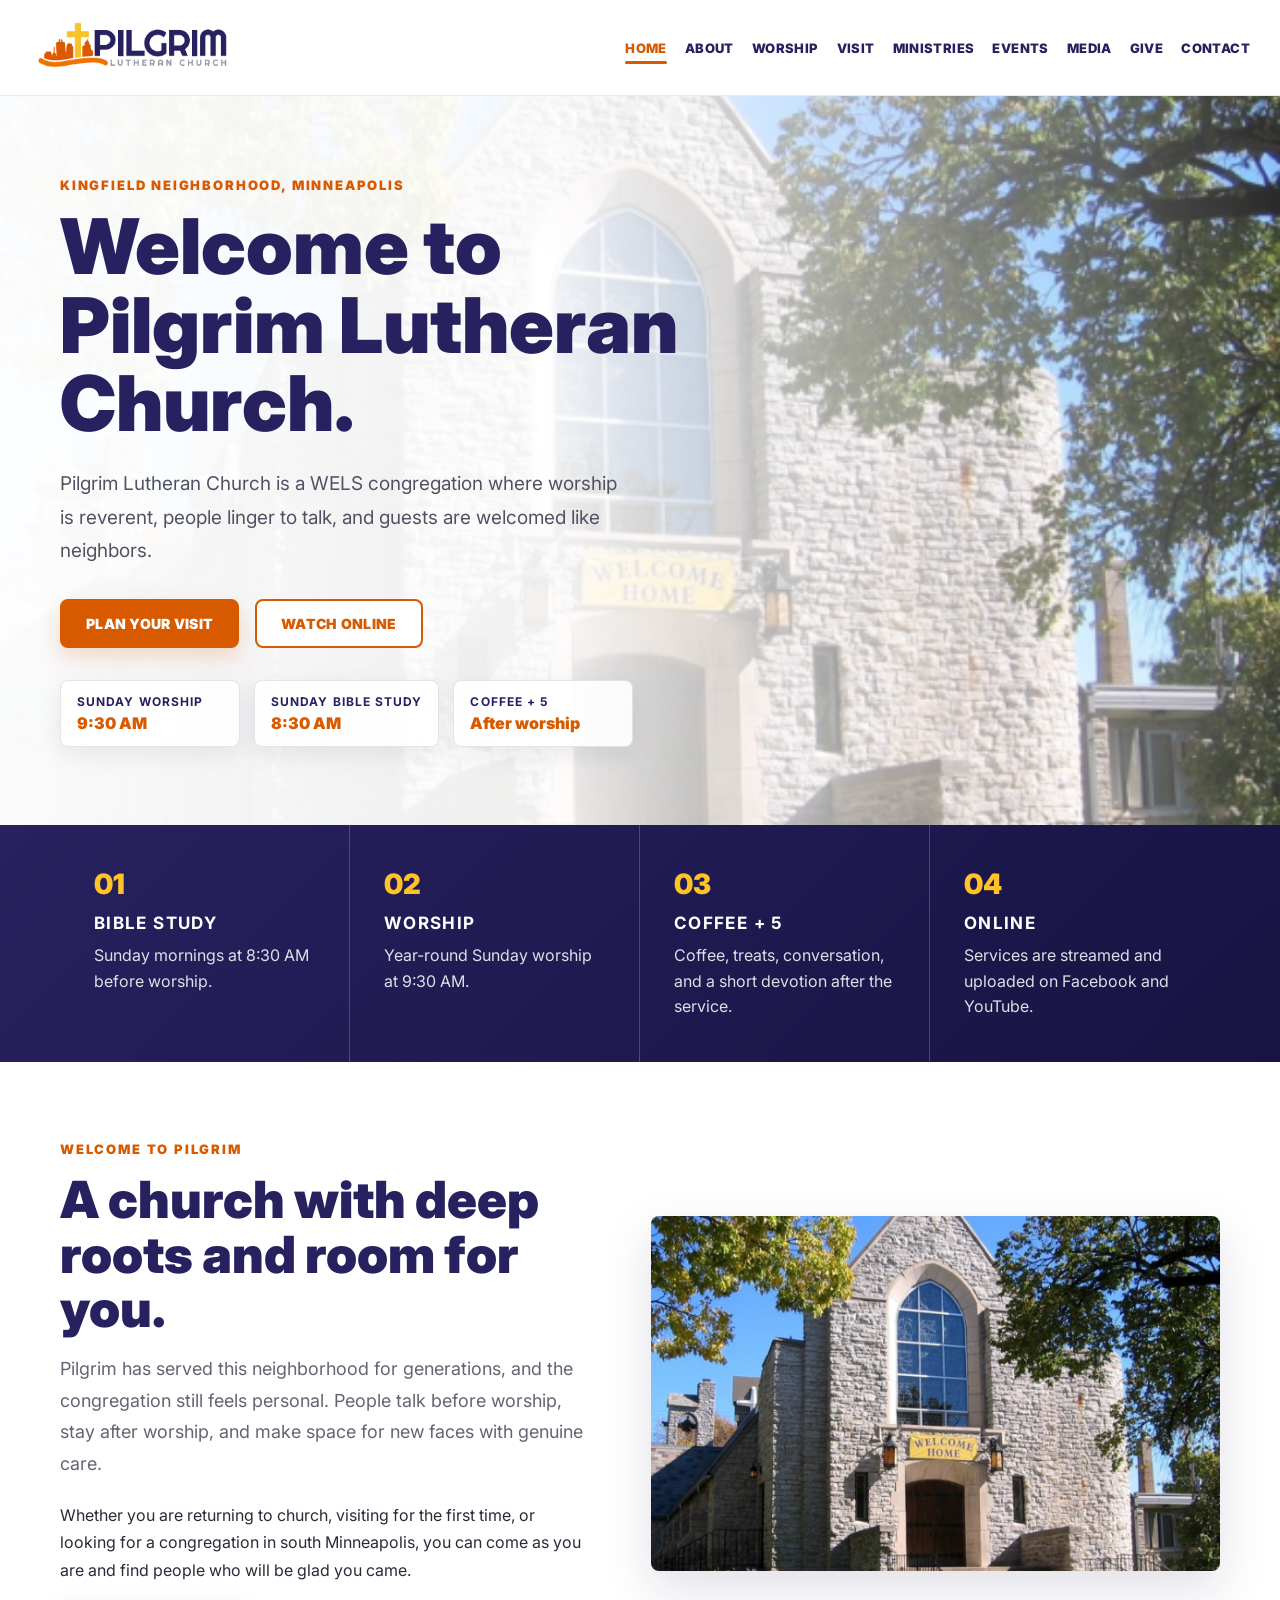
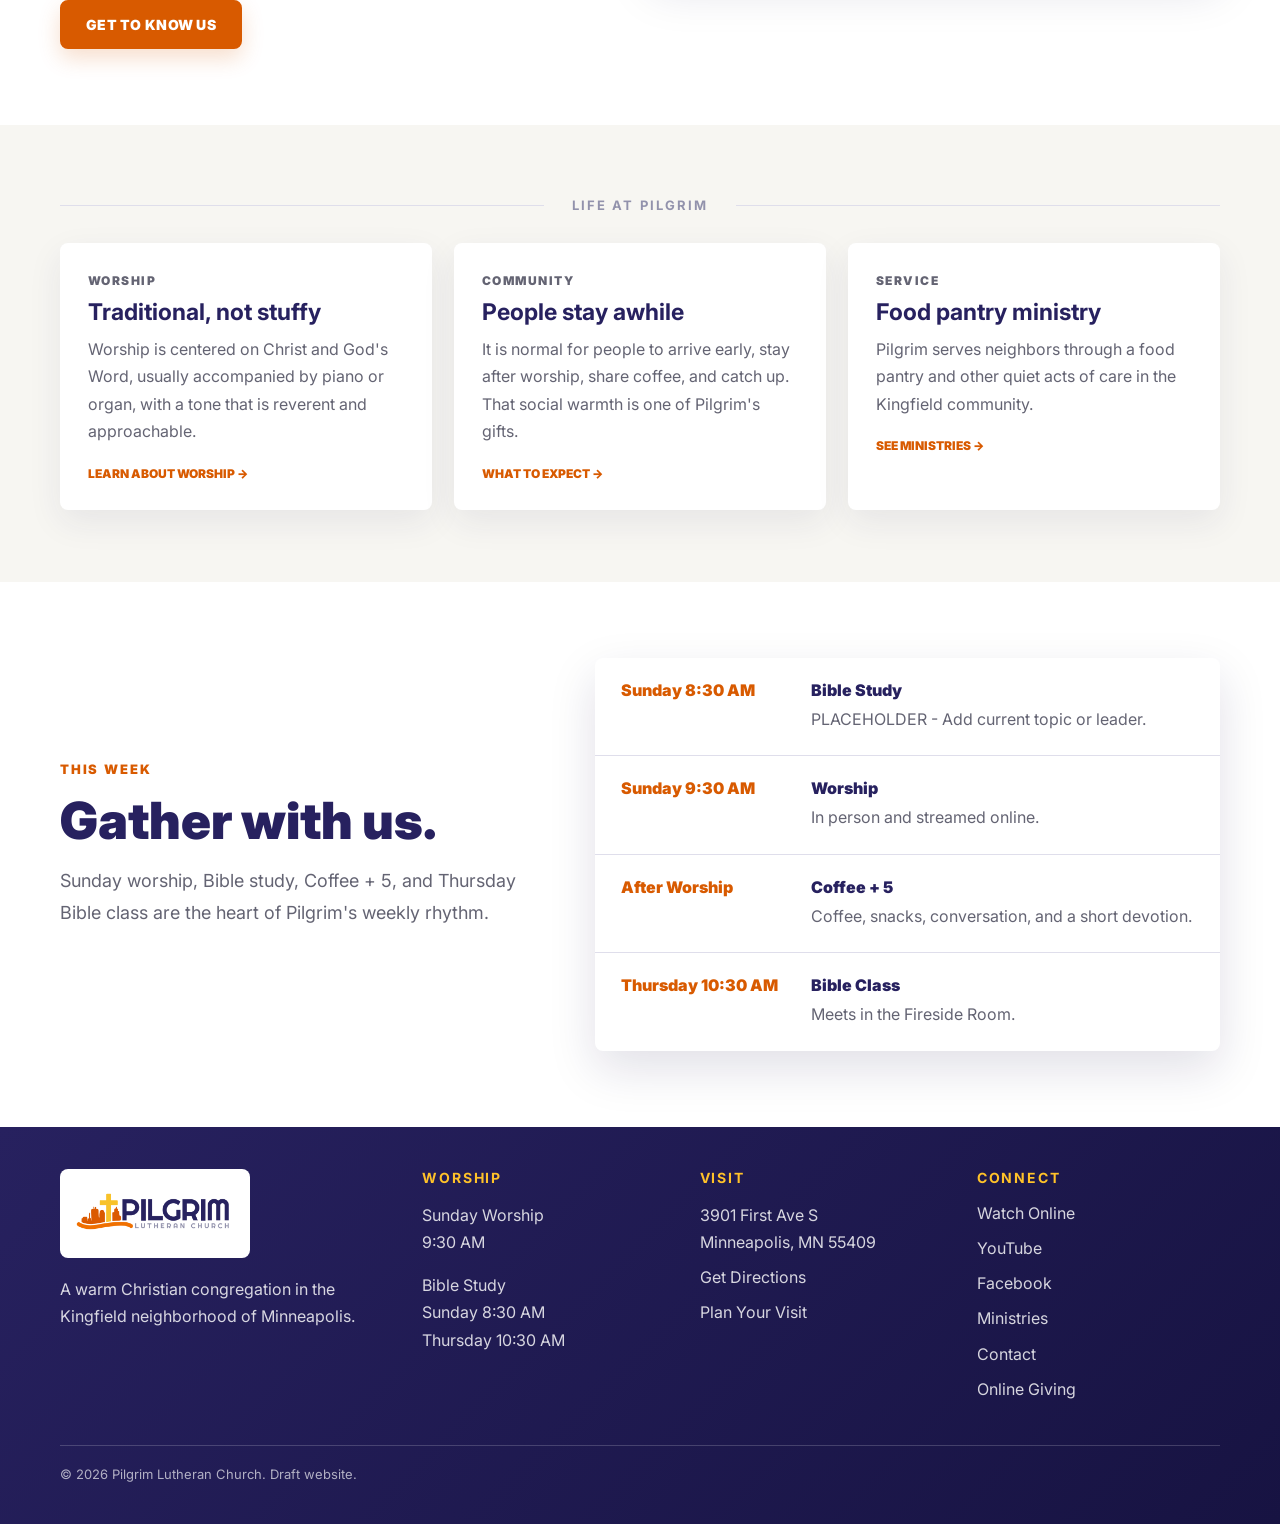
<file: index.html>
<!DOCTYPE html>
<html lang="en">
<head>
  <meta charset="UTF-8" />
  <meta name="viewport" content="width=device-width, initial-scale=1.0" />
  <title>Home | Pilgrim Lutheran Church</title>
  <link rel="preconnect" href="https://fonts.googleapis.com">
  <link rel="preconnect" href="https://fonts.gstatic.com" crossorigin>
  <link href="https://fonts.googleapis.com/css2?family=Inter:wght@400;500;700;800;900&amp;display=swap" rel="stylesheet">
  <link rel="stylesheet" href="styles.css" />
</head>
<body>
<header class="site-header">
  <div class="header-inner">
    <a class="logo" href="index.html" aria-label="Pilgrim Lutheran Church home">
      <img src="assets/pilgrim-logo-horizontal.png" alt="Pilgrim Lutheran Church">
    </a>
    <button class="mobile-toggle" aria-expanded="false" aria-label="Open menu"><span></span><span></span><span></span></button>
    <nav class="main-nav">
      <a class="active" href="index.html">Home</a>
      <a href="about.html">About</a>
      <a href="worship.html">Worship</a>
      <a href="visit.html">Visit</a>
      <a href="ministries.html">Ministries</a>
      <a href="events.html">Events</a>
      <a href="media.html">Media</a>
      <a href="give.html">Give</a>
      <a href="contact.html">Contact</a>
    </nav>
  </div>
</header>
<main>
  <section class="hero">
    <div class="hero-content">
      <p class="eyebrow">Kingfield Neighborhood, Minneapolis</p>
      <h1>Welcome to Pilgrim Lutheran Church.</h1>
      <p>Pilgrim Lutheran Church is a WELS congregation where worship is reverent, people linger to talk, and guests are welcomed like neighbors.</p>
      <div class="hero-actions">
        <a class="btn" href="visit.html">Plan Your Visit</a>
        <a class="btn outline" href="media.html">Watch Online</a>
      </div>
      <div class="quick-info">
        <div class="quick-pill"><strong>Sunday Worship</strong><span>9:30 AM</span></div>
        <div class="quick-pill"><strong>Sunday Bible Study</strong><span>8:30 AM</span></div>
        <div class="quick-pill"><strong>Coffee + 5</strong><span>After worship</span></div>
      </div>
    </div>
  </section>

  <section class="feature-strip" aria-label="Sunday schedule">
    <div class="container feature-grid">
      <article class="feature">
        <span>01</span>
        <h2>Bible Study</h2>
        <p>Sunday mornings at 8:30 AM before worship.</p>
      </article>
      <article class="feature">
        <span>02</span>
        <h2>Worship</h2>
        <p>Year-round Sunday worship at 9:30 AM.</p>
      </article>
      <article class="feature">
        <span>03</span>
        <h2>Coffee + 5</h2>
        <p>Coffee, treats, conversation, and a short devotion after the service.</p>
      </article>
      <article class="feature">
        <span>04</span>
        <h2>Online</h2>
        <p>Services are streamed and uploaded on Facebook and YouTube.</p>
      </article>
    </div>
  </section>

  <section class="container split">
    <div>
      <p class="eyebrow">Welcome to Pilgrim</p>
      <h2 class="section-title">A church with deep roots and room for you.</h2>
      <p class="lead">Pilgrim has served this neighborhood for generations, and the congregation still feels personal. People talk before worship, stay after worship, and make space for new faces with genuine care.</p>
      <p>Whether you are returning to church, visiting for the first time, or looking for a congregation in south Minneapolis, you can come as you are and find people who will be glad you came.</p>
      <a class="btn" href="about.html">Get to Know Us</a>
    </div>
    <div class="photo-card"><img src="assets/pilgrim-church.jpg" alt="Pilgrim Lutheran Church building"></div>
  </section>

  <section class="content-section alt">
    <div class="container">
      <div class="section-heading"><span></span><h2>Life at Pilgrim</h2><span></span></div>
      <div class="card-grid">
        <article class="card">
          <p class="date">Worship</p>
          <h3>Traditional, not stuffy</h3>
          <p>Worship is centered on Christ and God's Word, usually accompanied by piano or organ, with a tone that is reverent and approachable.</p>
          <a href="worship.html">Learn about worship &rarr;</a>
        </article>
        <article class="card">
          <p class="date">Community</p>
          <h3>People stay awhile</h3>
          <p>It is normal for people to arrive early, stay after worship, share coffee, and catch up. That social warmth is one of Pilgrim's gifts.</p>
          <a href="visit.html">What to expect &rarr;</a>
        </article>
        <article class="card">
          <p class="date">Service</p>
          <h3>Food pantry ministry</h3>
          <p>Pilgrim serves neighbors through a food pantry and other quiet acts of care in the Kingfield community.</p>
          <a href="ministries.html">See ministries &rarr;</a>
        </article>
      </div>
    </div>
  </section>

  <section class="container split reverse">
    <div>
      <p class="eyebrow">This Week</p>
      <h2 class="section-title">Gather with us.</h2>
      <p class="lead">Sunday worship, Bible study, Coffee + 5, and Thursday Bible class are the heart of Pilgrim's weekly rhythm.</p>
    </div>
    <div class="schedule">
      <div class="schedule-row"><div class="schedule-time">Sunday 8:30 AM</div><div><div class="schedule-title">Bible Study</div><p>PLACEHOLDER - Add current topic or leader.</p></div></div>
      <div class="schedule-row"><div class="schedule-time">Sunday 9:30 AM</div><div><div class="schedule-title">Worship</div><p>In person and streamed online.</p></div></div>
      <div class="schedule-row"><div class="schedule-time">After Worship</div><div><div class="schedule-title">Coffee + 5</div><p>Coffee, snacks, conversation, and a short devotion.</p></div></div>
      <div class="schedule-row"><div class="schedule-time">Thursday 10:30 AM</div><div><div class="schedule-title">Bible Class</div><p>Meets in the Fireside Room.</p></div></div>
    </div>
  </section>
</main>
<footer class="site-footer">
  <div class="container">
    <div class="footer-grid">
      <div>
        <img class="footer-logo" src="assets/pilgrim-logo-horizontal.png" alt="Pilgrim Lutheran Church">
        <p>A warm Christian congregation in the Kingfield neighborhood of Minneapolis.</p>
      </div>
      <div>
        <h3>Worship</h3>
        <p>Sunday Worship<br>9:30 AM</p>
        <p>Bible Study<br>Sunday 8:30 AM<br>Thursday 10:30 AM</p>
      </div>
      <div>
        <h3>Visit</h3>
        <p>3901 First Ave S<br>Minneapolis, MN 55409</p>
        <a href="https://www.google.com/maps/dir/?api=1&amp;destination=3901%20First%20Ave%20S%2C%20Minneapolis%2C%20MN%2055409" target="_blank" rel="noopener noreferrer">Get Directions</a>
        <a href="visit.html">Plan Your Visit</a>
      </div>
      <div>
        <h3>Connect</h3>
        <a href="media.html">Watch Online</a><a href="https://www.youtube.com/@pilgrimminneapolis7639" target="_blank" rel="noopener noreferrer">YouTube</a><a href="https://www.facebook.com/pilgrimminneapolis/" target="_blank" rel="noopener noreferrer">Facebook</a>
        <a href="ministries.html">Ministries</a>
        <a href="contact.html">Contact</a>
        <a href="give.html">Online Giving</a>
      </div>
    </div>
    <div class="footer-bottom">&copy; 2026 Pilgrim Lutheran Church. Draft website.</div>
  </div>
</footer>
<script src="script.js"></script>
</body>
</html>
</file>
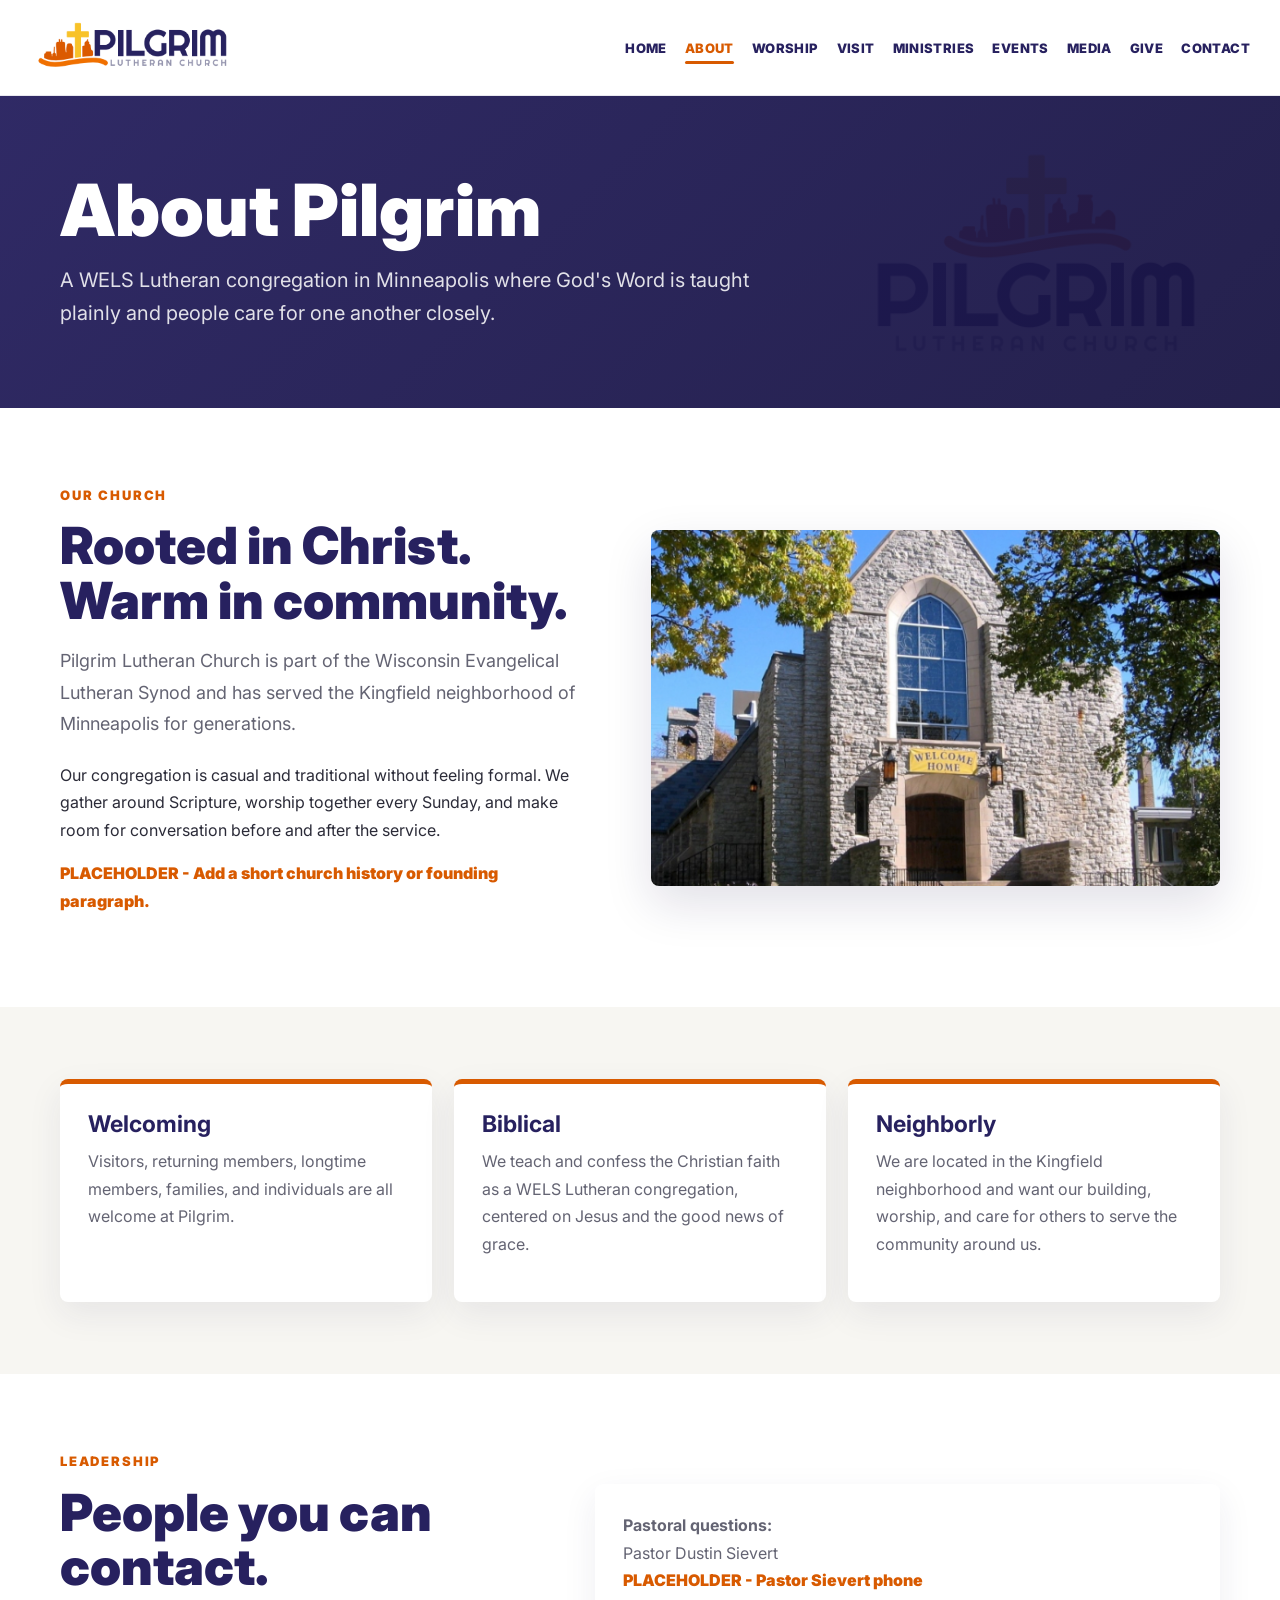
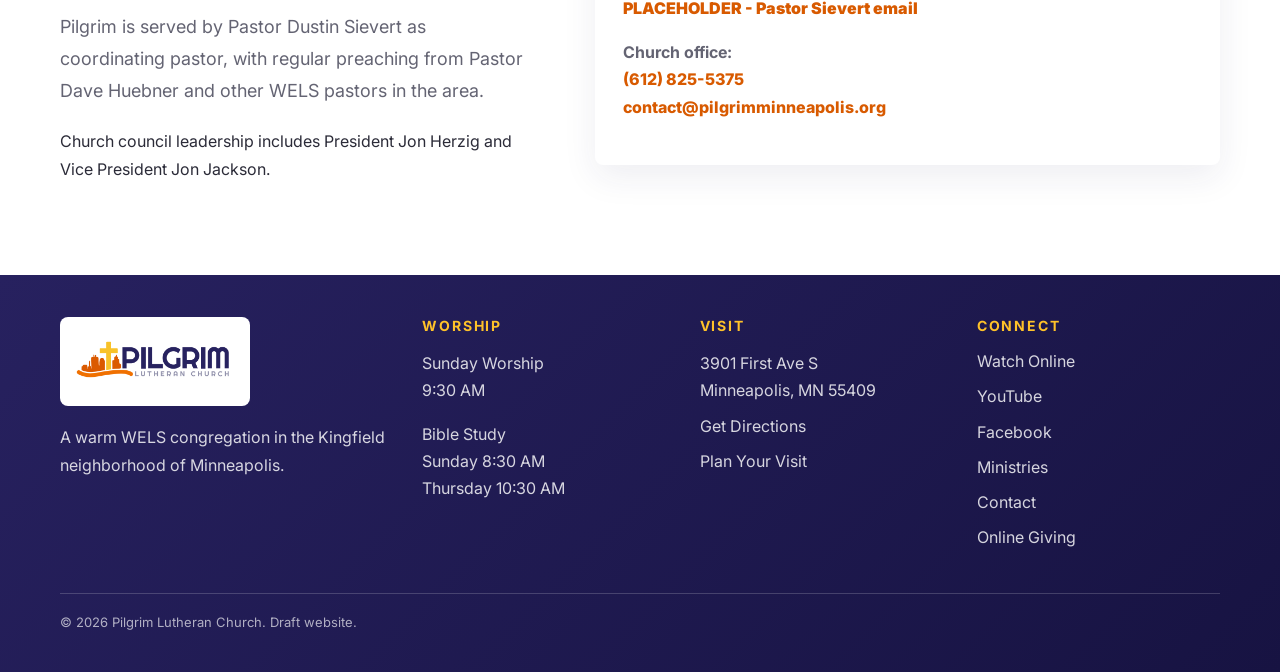
<file: about.html>
<!DOCTYPE html>
<html lang="en">
<head>
  <meta charset="UTF-8" />
  <meta name="viewport" content="width=device-width, initial-scale=1.0" />
  <title>About | Pilgrim Lutheran Church</title>
  <link rel="preconnect" href="https://fonts.googleapis.com">
  <link rel="preconnect" href="https://fonts.gstatic.com" crossorigin>
  <link href="https://fonts.googleapis.com/css2?family=Inter:wght@400;500;700;800;900&amp;display=swap" rel="stylesheet">
  <link rel="stylesheet" href="styles.css" />
</head>
<body>
<header class="site-header">
  <div class="header-inner">
    <a class="logo" href="index.html" aria-label="Pilgrim Lutheran Church home"><img src="assets/pilgrim-logo-horizontal.png" alt="Pilgrim Lutheran Church"></a>
    <button class="mobile-toggle" aria-expanded="false" aria-label="Open menu"><span></span><span></span><span></span></button>
    <nav class="main-nav">
      <a href="index.html">Home</a>
      <a class="active" href="about.html">About</a>
      <a href="worship.html">Worship</a>
      <a href="visit.html">Visit</a>
      <a href="ministries.html">Ministries</a>
      <a href="events.html">Events</a>
      <a href="media.html">Media</a>
      <a href="give.html">Give</a>
      <a href="contact.html">Contact</a>
    </nav>
  </div>
</header>
<main>
  <section class="page-hero"><div class="container"><h1>About Pilgrim</h1><p>A WELS Lutheran congregation in Minneapolis where God's Word is taught plainly and people care for one another closely.</p></div></section>
  <section class="container split">
    <div>
      <p class="eyebrow">Our Church</p>
      <h2 class="section-title">Rooted in Christ. Warm in community.</h2>
      <p class="lead">Pilgrim Lutheran Church is part of the Wisconsin Evangelical Lutheran Synod and has served the Kingfield neighborhood of Minneapolis for generations.</p>
      <p>Our congregation is casual and traditional without feeling formal. We gather around Scripture, worship together every Sunday, and make room for conversation before and after the service.</p>
      <p class="placeholder">PLACEHOLDER - Add a short church history or founding paragraph.</p>
    </div>
    <div class="photo-card"><img src="assets/pilgrim-church.jpg" alt="Pilgrim Lutheran Church exterior"></div>
  </section>
  <section class="content-section alt">
    <div class="container info-grid">
      <article class="info-card"><h3>Welcoming</h3><p>Visitors, returning members, longtime members, families, and individuals are all welcome at Pilgrim.</p></article>
      <article class="info-card"><h3>Biblical</h3><p>We teach and confess the Christian faith as a WELS Lutheran congregation, centered on Jesus and the good news of grace.</p></article>
      <article class="info-card"><h3>Neighborly</h3><p>We are located in the Kingfield neighborhood and want our building, worship, and care for others to serve the community around us.</p></article>
    </div>
  </section>
  <section class="container split reverse">
    <div>
      <p class="eyebrow">Leadership</p>
      <h2 class="section-title">People you can contact.</h2>
      <p class="lead">Pilgrim is served by Pastor Dustin Sievert as coordinating pastor, with regular preaching from Pastor Dave Huebner and other WELS pastors in the area.</p>
      <p>Church council leadership includes President Jon Herzig and Vice President Jon Jackson.</p>
    </div>
    <div class="contact-panel">
      <p><strong>Pastoral questions:</strong><br>Pastor Dustin Sievert<br><span class="placeholder">PLACEHOLDER - Pastor Sievert phone</span><br><span class="placeholder">PLACEHOLDER - Pastor Sievert email</span></p>
      <p><strong>Church office:</strong><br><a href="tel:+16128255375">(612) 825-5375</a><br><a href="mailto:contact@pilgrimminneapolis.org">contact@pilgrimminneapolis.org</a></p>
    </div>
  </section>
</main>
<footer class="site-footer">
  <div class="container">
    <div class="footer-grid">
      <div><img class="footer-logo" src="assets/pilgrim-logo-horizontal.png" alt="Pilgrim Lutheran Church"><p>A warm WELS congregation in the Kingfield neighborhood of Minneapolis.</p></div>
      <div><h3>Worship</h3><p>Sunday Worship<br>9:30 AM</p><p>Bible Study<br>Sunday 8:30 AM<br>Thursday 10:30 AM</p></div>
      <div><h3>Visit</h3><p>3901 First Ave S<br>Minneapolis, MN 55409</p><a href="https://www.google.com/maps/dir/?api=1&amp;destination=3901%20First%20Ave%20S%2C%20Minneapolis%2C%20MN%2055409" target="_blank" rel="noopener noreferrer">Get Directions</a><a href="visit.html">Plan Your Visit</a></div>
      <div><h3>Connect</h3><a href="media.html">Watch Online</a><a href="https://www.youtube.com/@pilgrimminneapolis7639" target="_blank" rel="noopener noreferrer">YouTube</a><a href="https://www.facebook.com/pilgrimminneapolis/" target="_blank" rel="noopener noreferrer">Facebook</a><a href="ministries.html">Ministries</a><a href="contact.html">Contact</a><a href="give.html">Online Giving</a></div>
    </div>
    <div class="footer-bottom">&copy; 2026 Pilgrim Lutheran Church. Draft website.</div>
  </div>
</footer>
<script src="script.js"></script>
</body>
</html>
</file>
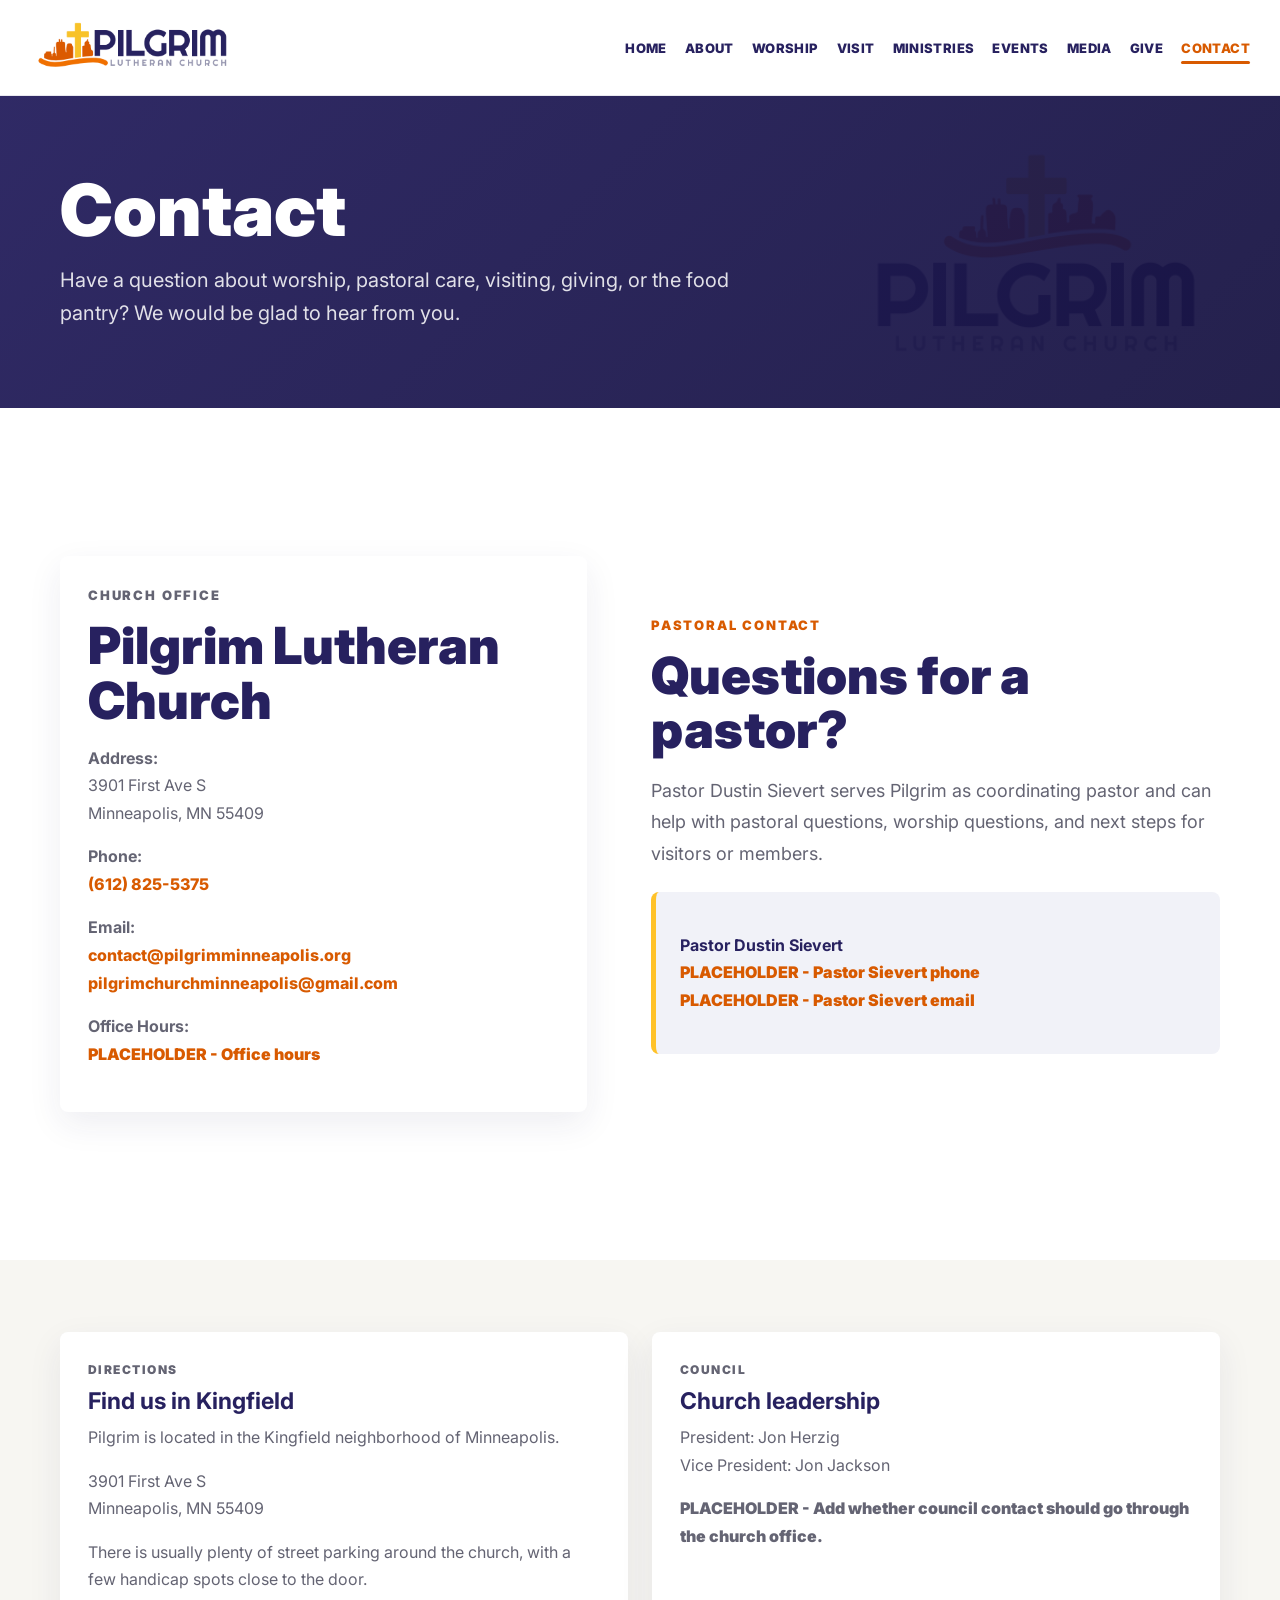
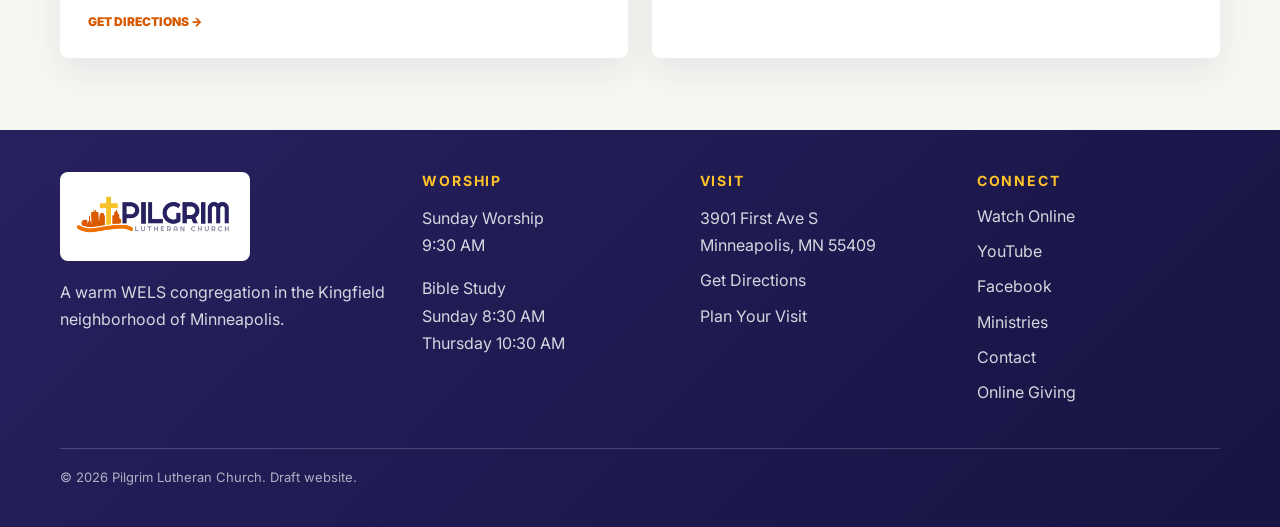
<file: contact.html>
<!DOCTYPE html>
<html lang="en">
<head>
  <meta charset="UTF-8" />
  <meta name="viewport" content="width=device-width, initial-scale=1.0" />
  <title>Contact | Pilgrim Lutheran Church</title>
  <link rel="preconnect" href="https://fonts.googleapis.com">
  <link rel="preconnect" href="https://fonts.gstatic.com" crossorigin>
  <link href="https://fonts.googleapis.com/css2?family=Inter:wght@400;500;700;800;900&amp;display=swap" rel="stylesheet">
  <link rel="stylesheet" href="styles.css" />
</head>
<body>
<header class="site-header">
  <div class="header-inner">
    <a class="logo" href="index.html" aria-label="Pilgrim Lutheran Church home"><img src="assets/pilgrim-logo-horizontal.png" alt="Pilgrim Lutheran Church"></a>
    <button class="mobile-toggle" aria-expanded="false" aria-label="Open menu"><span></span><span></span><span></span></button>
    <nav class="main-nav">
      <a href="index.html">Home</a>
      <a href="about.html">About</a>
      <a href="worship.html">Worship</a>
      <a href="visit.html">Visit</a>
      <a href="ministries.html">Ministries</a>
      <a href="events.html">Events</a>
      <a href="media.html">Media</a>
      <a href="give.html">Give</a>
      <a class="active" href="contact.html">Contact</a>
    </nav>
  </div>
</header>
<main>
  <section class="page-hero"><div class="container"><h1>Contact</h1><p>Have a question about worship, pastoral care, visiting, giving, or the food pantry? We would be glad to hear from you.</p></div></section>
  <section class="content-section">
    <div class="container split">
      <div class="contact-panel">
        <p class="eyebrow">Church Office</p>
        <h2 class="section-title">Pilgrim Lutheran Church</h2>
        <p><strong>Address:</strong><br>3901 First Ave S<br>Minneapolis, MN 55409</p>
        <p><strong>Phone:</strong><br><a href="tel:+16128255375">(612) 825-5375</a></p>
        <p><strong>Email:</strong><br><a href="mailto:contact@pilgrimminneapolis.org">contact@pilgrimminneapolis.org</a><br><a href="mailto:pilgrimchurchminneapolis@gmail.com">pilgrimchurchminneapolis@gmail.com</a></p>
        <p><strong>Office Hours:</strong><br><span class="placeholder">PLACEHOLDER - Office hours</span></p>
      </div>
      <div>
        <p class="eyebrow">Pastoral Contact</p>
        <h2 class="section-title">Questions for a pastor?</h2>
        <p class="lead">Pastor Dustin Sievert serves Pilgrim as coordinating pastor and can help with pastoral questions, worship questions, and next steps for visitors or members.</p>
        <div class="notice">
          <p><strong>Pastor Dustin Sievert</strong><br><span class="placeholder">PLACEHOLDER - Pastor Sievert phone</span><br><span class="placeholder">PLACEHOLDER - Pastor Sievert email</span></p>
        </div>
      </div>
    </div>
  </section>
  <section class="content-section alt">
    <div class="container two-grid">
      <article class="card">
        <p class="date">Directions</p>
        <h3>Find us in Kingfield</h3>
        <p>Pilgrim is located in the Kingfield neighborhood of Minneapolis.</p>
        <p>3901 First Ave S<br>Minneapolis, MN 55409</p>
        <p>There is usually plenty of street parking around the church, with a few handicap spots close to the door.</p>
        <a href="https://www.google.com/maps/dir/?api=1&amp;destination=3901%20First%20Ave%20S%2C%20Minneapolis%2C%20MN%2055409" target="_blank" rel="noopener noreferrer">Get Directions &rarr;</a>
      </article>
      <article class="card">
        <p class="date">Council</p>
        <h3>Church leadership</h3>
        <p>President: Jon Herzig<br>Vice President: Jon Jackson</p>
        <p class="placeholder">PLACEHOLDER - Add whether council contact should go through the church office.</p>
      </article>
    </div>
  </section>
</main>
<footer class="site-footer">
  <div class="container">
    <div class="footer-grid">
      <div><img class="footer-logo" src="assets/pilgrim-logo-horizontal.png" alt="Pilgrim Lutheran Church"><p>A warm WELS congregation in the Kingfield neighborhood of Minneapolis.</p></div>
      <div><h3>Worship</h3><p>Sunday Worship<br>9:30 AM</p><p>Bible Study<br>Sunday 8:30 AM<br>Thursday 10:30 AM</p></div>
      <div><h3>Visit</h3><p>3901 First Ave S<br>Minneapolis, MN 55409</p><a href="https://www.google.com/maps/dir/?api=1&amp;destination=3901%20First%20Ave%20S%2C%20Minneapolis%2C%20MN%2055409" target="_blank" rel="noopener noreferrer">Get Directions</a><a href="visit.html">Plan Your Visit</a></div>
      <div><h3>Connect</h3><a href="media.html">Watch Online</a><a href="https://www.youtube.com/@pilgrimminneapolis7639" target="_blank" rel="noopener noreferrer">YouTube</a><a href="https://www.facebook.com/pilgrimminneapolis/" target="_blank" rel="noopener noreferrer">Facebook</a><a href="ministries.html">Ministries</a><a href="contact.html">Contact</a><a href="give.html">Online Giving</a></div>
    </div>
    <div class="footer-bottom">&copy; 2026 Pilgrim Lutheran Church. Draft website.</div>
  </div>
</footer>
<script src="script.js"></script>
</body>
</html>
</file>
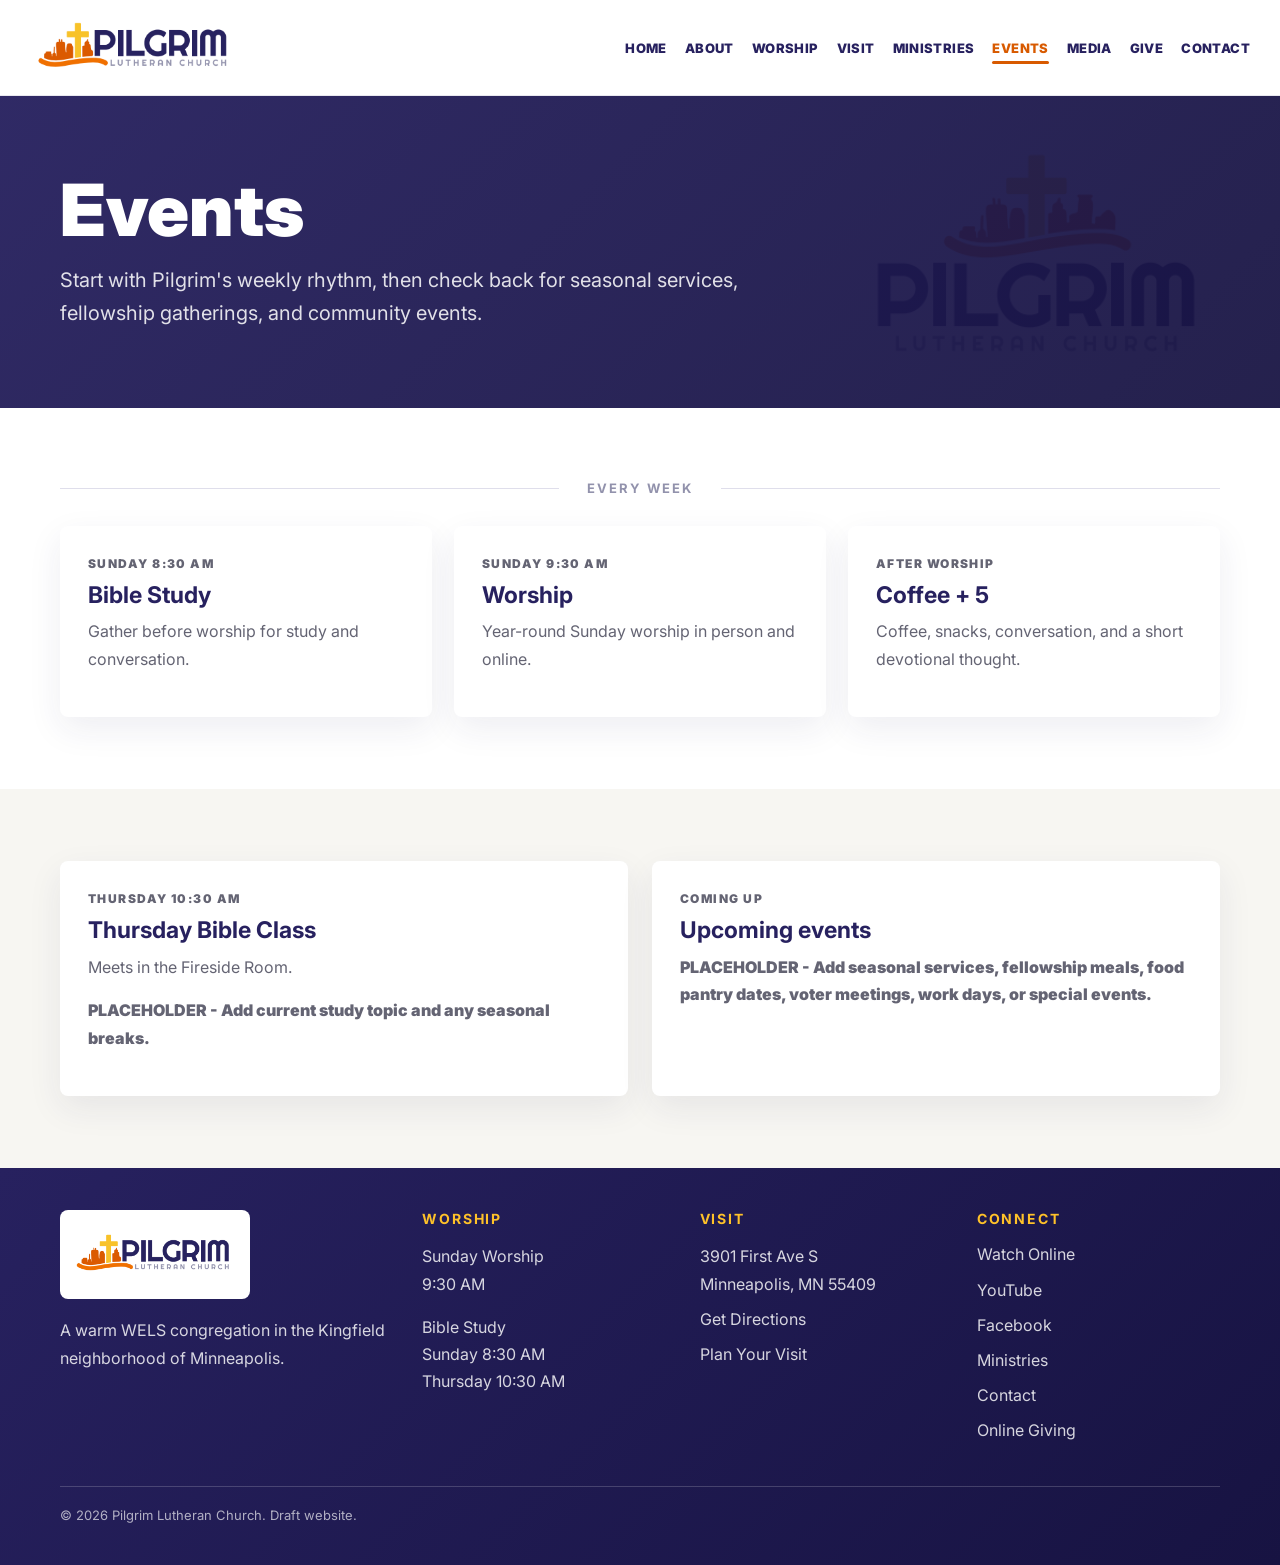
<file: events.html>
<!DOCTYPE html>
<html lang="en">
<head>
  <meta charset="UTF-8" />
  <meta name="viewport" content="width=device-width, initial-scale=1.0" />
  <title>Events | Pilgrim Lutheran Church</title>
  <link rel="preconnect" href="https://fonts.googleapis.com">
  <link rel="preconnect" href="https://fonts.gstatic.com" crossorigin>
  <link href="https://fonts.googleapis.com/css2?family=Inter:wght@400;500;700;800;900&amp;display=swap" rel="stylesheet">
  <link rel="stylesheet" href="styles.css" />
</head>
<body>
<header class="site-header">
  <div class="header-inner">
    <a class="logo" href="index.html" aria-label="Pilgrim Lutheran Church home"><img src="assets/pilgrim-logo-horizontal.png" alt="Pilgrim Lutheran Church"></a>
    <button class="mobile-toggle" aria-expanded="false" aria-label="Open menu"><span></span><span></span><span></span></button>
    <nav class="main-nav">
      <a href="index.html">Home</a>
      <a href="about.html">About</a>
      <a href="worship.html">Worship</a>
      <a href="visit.html">Visit</a>
      <a href="ministries.html">Ministries</a>
      <a class="active" href="events.html">Events</a>
      <a href="media.html">Media</a>
      <a href="give.html">Give</a>
      <a href="contact.html">Contact</a>
    </nav>
  </div>
</header>
<main>
  <section class="page-hero"><div class="container"><h1>Events</h1><p>Start with Pilgrim's weekly rhythm, then check back for seasonal services, fellowship gatherings, and community events.</p></div></section>
  <section class="content-section">
    <div class="container">
      <div class="section-heading"><span></span><h2>Every Week</h2><span></span></div>
      <div class="card-grid">
        <article class="card"><p class="date">Sunday 8:30 AM</p><h3>Bible Study</h3><p>Gather before worship for study and conversation.</p></article>
        <article class="card"><p class="date">Sunday 9:30 AM</p><h3>Worship</h3><p>Year-round Sunday worship in person and online.</p></article>
        <article class="card"><p class="date">After Worship</p><h3>Coffee + 5</h3><p>Coffee, snacks, conversation, and a short devotional thought.</p></article>
      </div>
    </div>
  </section>
  <section class="content-section alt">
    <div class="container two-grid">
      <article class="card">
        <p class="date">Thursday 10:30 AM</p>
        <h3>Thursday Bible Class</h3>
        <p>Meets in the Fireside Room.</p>
        <p class="placeholder">PLACEHOLDER - Add current study topic and any seasonal breaks.</p>
      </article>
      <article class="card">
        <p class="date">Coming Up</p>
        <h3>Upcoming events</h3>
        <p class="placeholder">PLACEHOLDER - Add seasonal services, fellowship meals, food pantry dates, voter meetings, work days, or special events.</p>
      </article>
    </div>
  </section>
</main>
<footer class="site-footer">
  <div class="container">
    <div class="footer-grid">
      <div><img class="footer-logo" src="assets/pilgrim-logo-horizontal.png" alt="Pilgrim Lutheran Church"><p>A warm WELS congregation in the Kingfield neighborhood of Minneapolis.</p></div>
      <div><h3>Worship</h3><p>Sunday Worship<br>9:30 AM</p><p>Bible Study<br>Sunday 8:30 AM<br>Thursday 10:30 AM</p></div>
      <div><h3>Visit</h3><p>3901 First Ave S<br>Minneapolis, MN 55409</p><a href="https://www.google.com/maps/dir/?api=1&amp;destination=3901%20First%20Ave%20S%2C%20Minneapolis%2C%20MN%2055409" target="_blank" rel="noopener noreferrer">Get Directions</a><a href="visit.html">Plan Your Visit</a></div>
      <div><h3>Connect</h3><a href="media.html">Watch Online</a><a href="https://www.youtube.com/@pilgrimminneapolis7639" target="_blank" rel="noopener noreferrer">YouTube</a><a href="https://www.facebook.com/pilgrimminneapolis/" target="_blank" rel="noopener noreferrer">Facebook</a><a href="ministries.html">Ministries</a><a href="contact.html">Contact</a><a href="give.html">Online Giving</a></div>
    </div>
    <div class="footer-bottom">&copy; 2026 Pilgrim Lutheran Church. Draft website.</div>
  </div>
</footer>
<script src="script.js"></script>
</body>
</html>
</file>
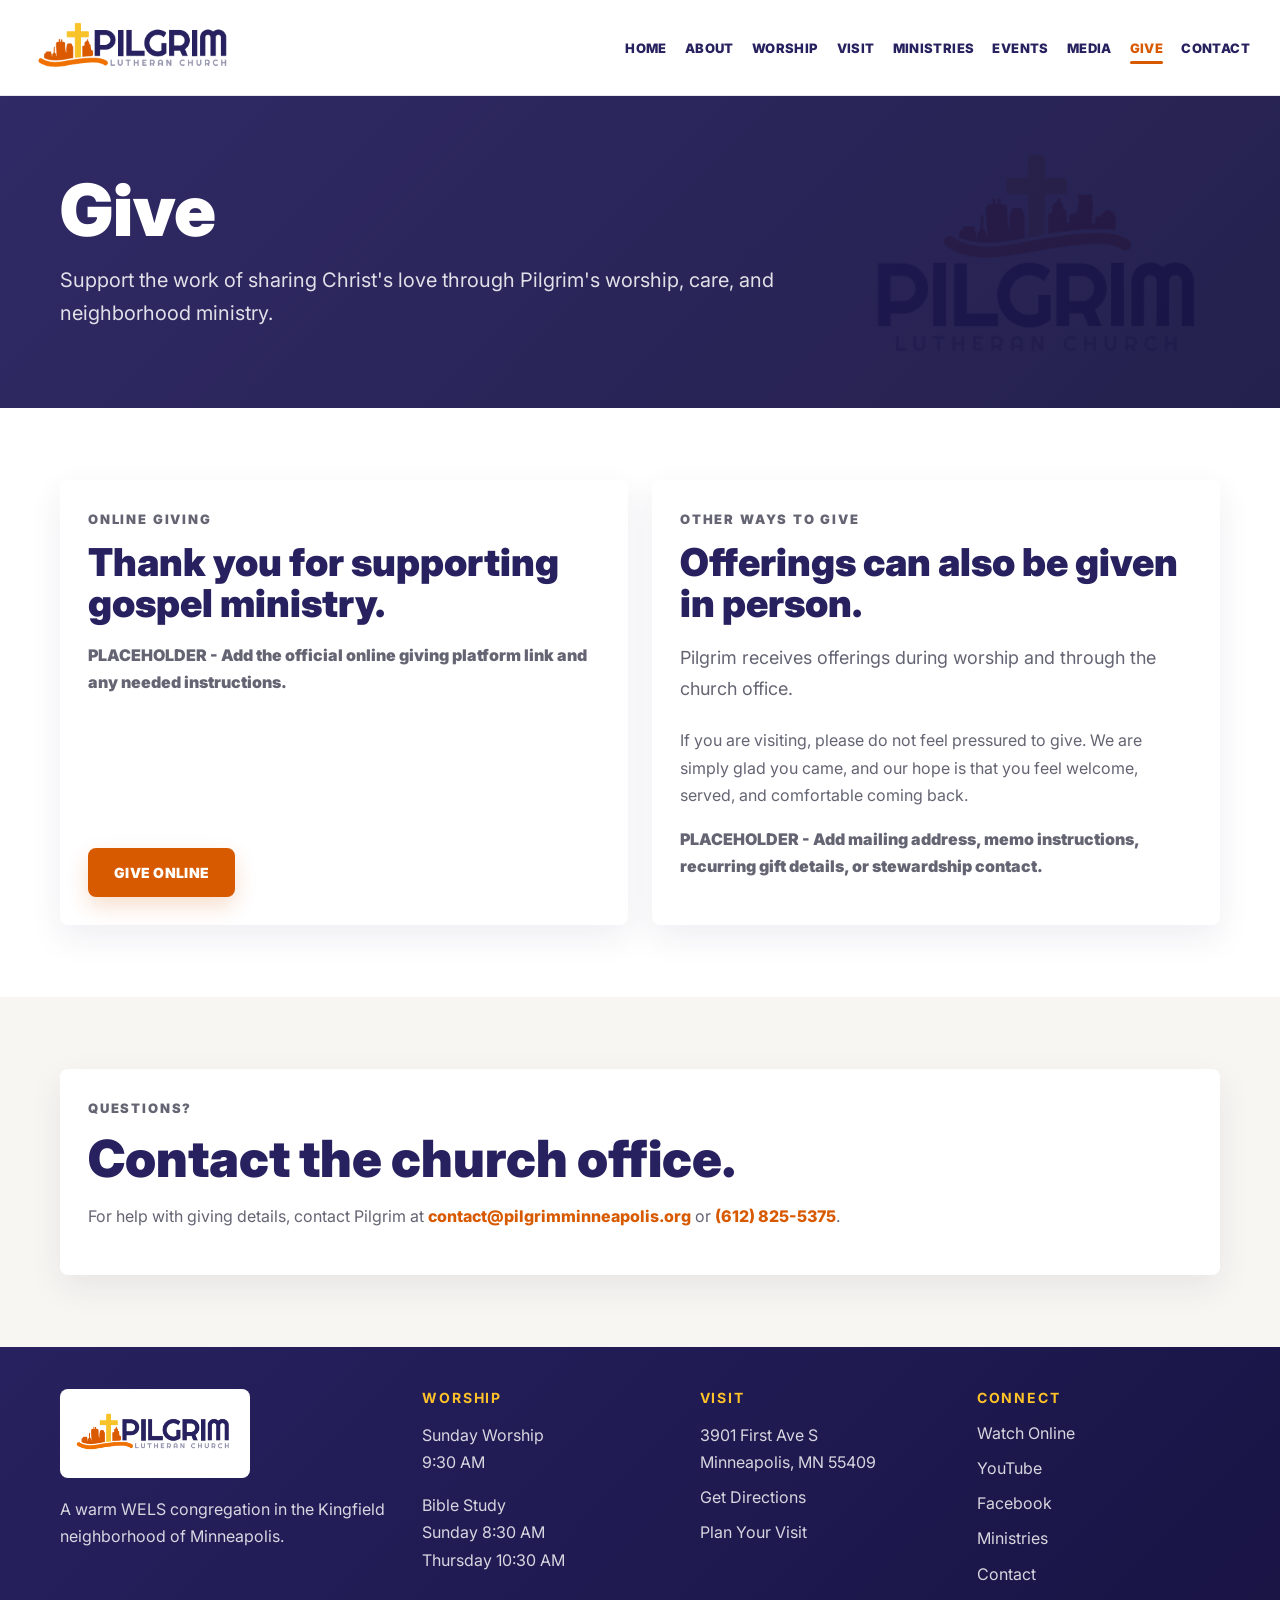
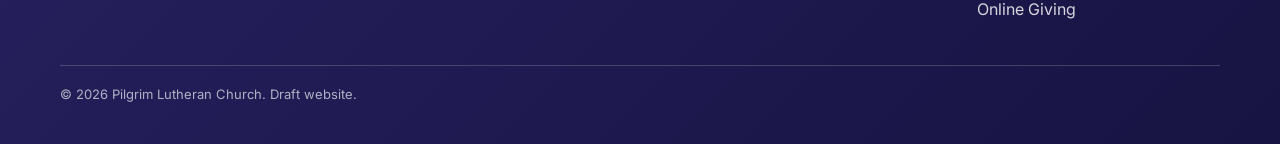
<file: give.html>
<!DOCTYPE html>
<html lang="en">
<head>
  <meta charset="UTF-8" />
  <meta name="viewport" content="width=device-width, initial-scale=1.0" />
  <title>Give | Pilgrim Lutheran Church</title>
  <link rel="preconnect" href="https://fonts.googleapis.com">
  <link rel="preconnect" href="https://fonts.gstatic.com" crossorigin>
  <link href="https://fonts.googleapis.com/css2?family=Inter:wght@400;500;700;800;900&amp;display=swap" rel="stylesheet">
  <link rel="stylesheet" href="styles.css" />
</head>
<body>
<header class="site-header">
  <div class="header-inner">
    <a class="logo" href="index.html" aria-label="Pilgrim Lutheran Church home"><img src="assets/pilgrim-logo-horizontal.png" alt="Pilgrim Lutheran Church"></a>
    <button class="mobile-toggle" aria-expanded="false" aria-label="Open menu"><span></span><span></span><span></span></button>
    <nav class="main-nav">
      <a href="index.html">Home</a>
      <a href="about.html">About</a>
      <a href="worship.html">Worship</a>
      <a href="visit.html">Visit</a>
      <a href="ministries.html">Ministries</a>
      <a href="events.html">Events</a>
      <a href="media.html">Media</a>
      <a class="active" href="give.html">Give</a>
      <a href="contact.html">Contact</a>
    </nav>
  </div>
</header>
<main>
  <section class="page-hero"><div class="container"><h1>Give</h1><p>Support the work of sharing Christ's love through Pilgrim's worship, care, and neighborhood ministry.</p></div></section>
  <section class="content-section">
    <div class="container two-grid giving-grid">
      <div class="contact-panel giving-card">
        <p class="eyebrow">Online Giving</p>
        <h2 class="section-title">Thank you for supporting gospel ministry.</h2>
        <p class="placeholder">PLACEHOLDER - Add the official online giving platform link and any needed instructions.</p>
        <div class="panel-actions"><a class="btn" href="#">Give Online</a></div>
      </div>
      <div class="contact-panel giving-card">
        <p class="eyebrow">Other Ways to Give</p>
        <h2 class="section-title">Offerings can also be given in person.</h2>
        <p class="lead">Pilgrim receives offerings during worship and through the church office.</p>
        <p>If you are visiting, please do not feel pressured to give. We are simply glad you came, and our hope is that you feel welcome, served, and comfortable coming back.</p>
        <p class="placeholder">PLACEHOLDER - Add mailing address, memo instructions, recurring gift details, or stewardship contact.</p>
      </div>
    </div>
  </section>
  <section class="content-section alt">
    <div class="container">
      <div class="contact-panel">
        <p class="eyebrow">Questions?</p>
        <h2 class="section-title">Contact the church office.</h2>
        <p>For help with giving details, contact Pilgrim at <a href="mailto:contact@pilgrimminneapolis.org">contact@pilgrimminneapolis.org</a> or <a href="tel:+16128255375">(612) 825-5375</a>.</p>
      </div>
    </div>
  </section>
</main>
<footer class="site-footer">
  <div class="container">
    <div class="footer-grid">
      <div><img class="footer-logo" src="assets/pilgrim-logo-horizontal.png" alt="Pilgrim Lutheran Church"><p>A warm WELS congregation in the Kingfield neighborhood of Minneapolis.</p></div>
      <div><h3>Worship</h3><p>Sunday Worship<br>9:30 AM</p><p>Bible Study<br>Sunday 8:30 AM<br>Thursday 10:30 AM</p></div>
      <div><h3>Visit</h3><p>3901 First Ave S<br>Minneapolis, MN 55409</p><a href="https://www.google.com/maps/dir/?api=1&amp;destination=3901%20First%20Ave%20S%2C%20Minneapolis%2C%20MN%2055409" target="_blank" rel="noopener noreferrer">Get Directions</a><a href="visit.html">Plan Your Visit</a></div>
      <div><h3>Connect</h3><a href="media.html">Watch Online</a><a href="https://www.youtube.com/@pilgrimminneapolis7639" target="_blank" rel="noopener noreferrer">YouTube</a><a href="https://www.facebook.com/pilgrimminneapolis/" target="_blank" rel="noopener noreferrer">Facebook</a><a href="ministries.html">Ministries</a><a href="contact.html">Contact</a><a href="give.html">Online Giving</a></div>
    </div>
    <div class="footer-bottom">&copy; 2026 Pilgrim Lutheran Church. Draft website.</div>
  </div>
</footer>
<script src="script.js"></script>
</body>
</html>
</file>
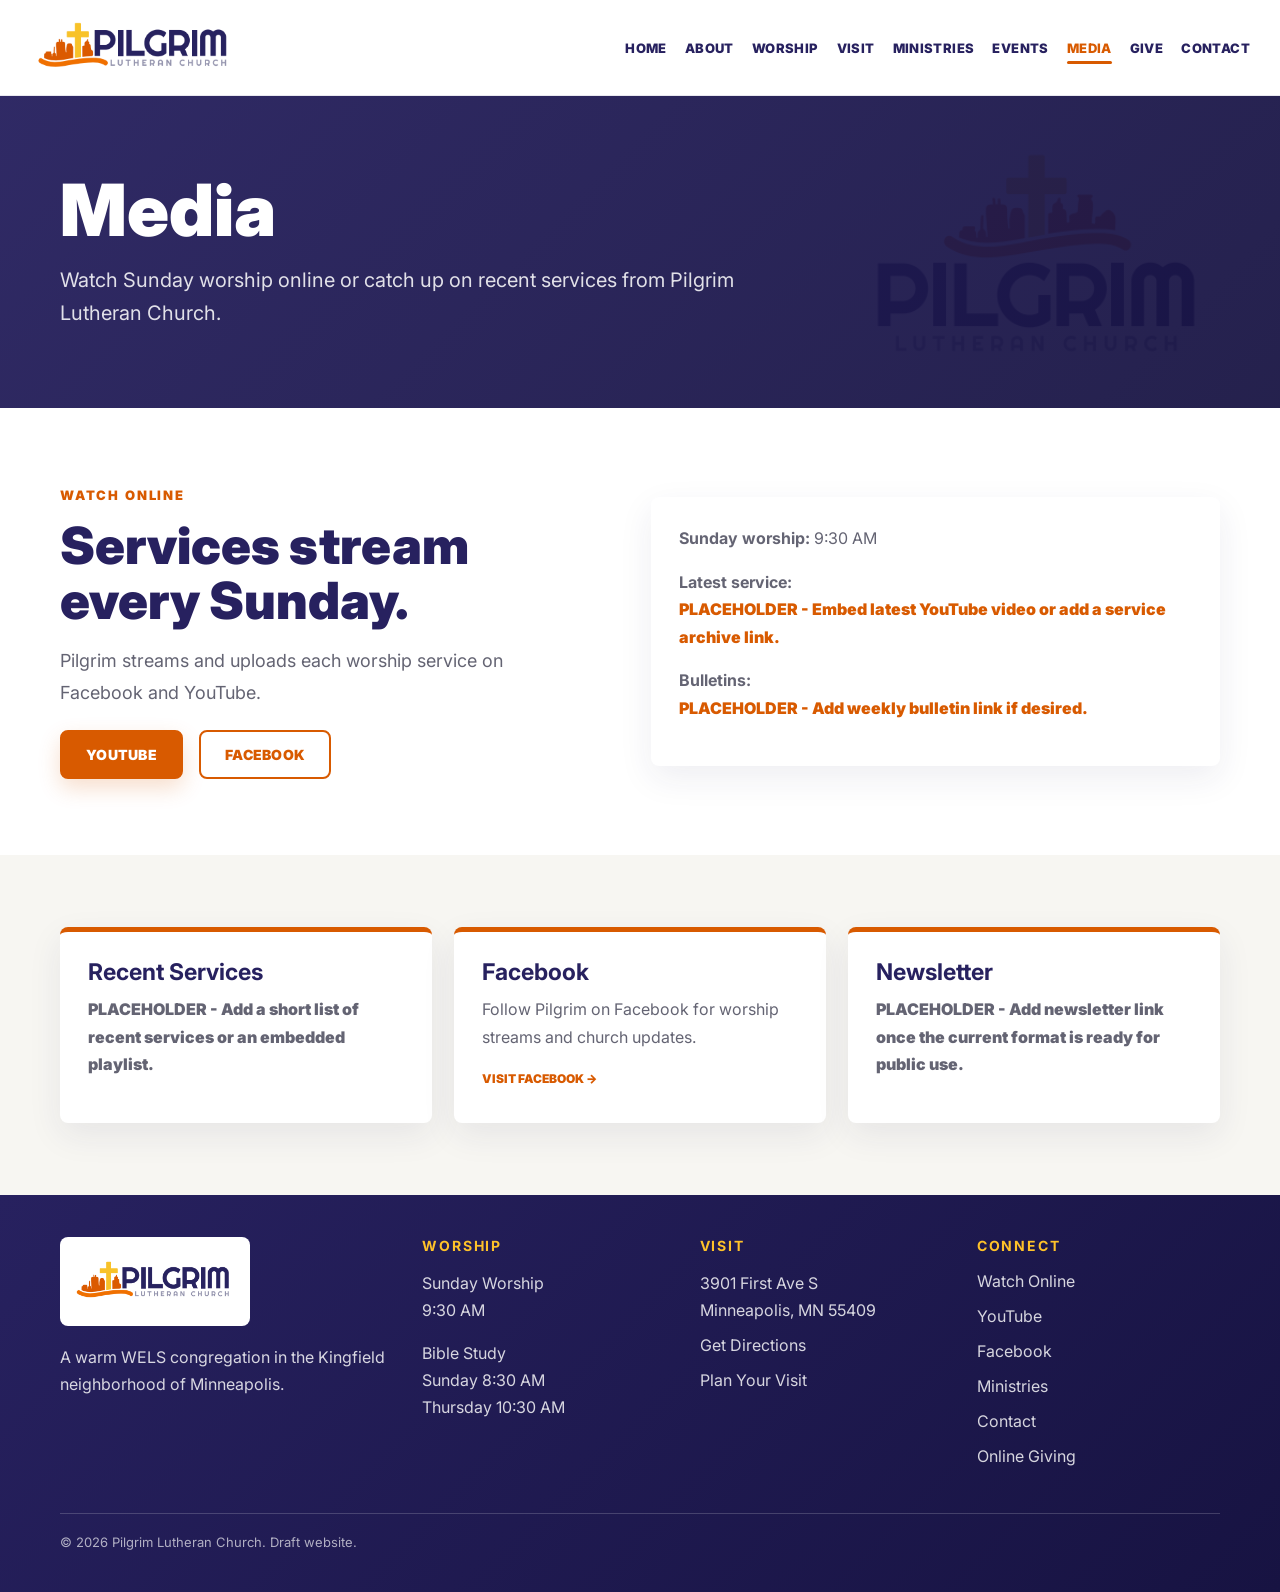
<file: media.html>
<!DOCTYPE html>
<html lang="en">
<head>
  <meta charset="UTF-8" />
  <meta name="viewport" content="width=device-width, initial-scale=1.0" />
  <title>Media | Pilgrim Lutheran Church</title>
  <link rel="preconnect" href="https://fonts.googleapis.com">
  <link rel="preconnect" href="https://fonts.gstatic.com" crossorigin>
  <link href="https://fonts.googleapis.com/css2?family=Inter:wght@400;500;700;800;900&amp;display=swap" rel="stylesheet">
  <link rel="stylesheet" href="styles.css" />
</head>
<body>
<header class="site-header">
  <div class="header-inner">
    <a class="logo" href="index.html" aria-label="Pilgrim Lutheran Church home"><img src="assets/pilgrim-logo-horizontal.png" alt="Pilgrim Lutheran Church"></a>
    <button class="mobile-toggle" aria-expanded="false" aria-label="Open menu"><span></span><span></span><span></span></button>
    <nav class="main-nav">
      <a href="index.html">Home</a>
      <a href="about.html">About</a>
      <a href="worship.html">Worship</a>
      <a href="visit.html">Visit</a>
      <a href="ministries.html">Ministries</a>
      <a href="events.html">Events</a>
      <a class="active" href="media.html">Media</a>
      <a href="give.html">Give</a>
      <a href="contact.html">Contact</a>
    </nav>
  </div>
</header>
<main>
  <section class="page-hero"><div class="container"><h1>Media</h1><p>Watch Sunday worship online or catch up on recent services from Pilgrim Lutheran Church.</p></div></section>
  <section class="container split">
    <div>
      <p class="eyebrow">Watch Online</p>
      <h2 class="section-title">Services stream every Sunday.</h2>
      <p class="lead">Pilgrim streams and uploads each worship service on Facebook and YouTube.</p>
      <div class="hero-actions">
        <a class="btn" href="https://www.youtube.com/@pilgrimminneapolis7639" target="_blank" rel="noopener noreferrer">YouTube</a>
        <a class="btn outline" href="https://www.facebook.com/pilgrimminneapolis/" target="_blank" rel="noopener noreferrer">Facebook</a>
      </div>
    </div>
    <div class="contact-panel">
      <p><strong>Sunday worship:</strong> 9:30 AM</p>
      <p><strong>Latest service:</strong><br><span class="placeholder">PLACEHOLDER - Embed latest YouTube video or add a service archive link.</span></p>
      <p><strong>Bulletins:</strong><br><span class="placeholder">PLACEHOLDER - Add weekly bulletin link if desired.</span></p>
    </div>
  </section>
  <section class="content-section alt">
    <div class="container info-grid">
      <article class="info-card"><h3>Recent Services</h3><p class="placeholder">PLACEHOLDER - Add a short list of recent services or an embedded playlist.</p></article>
      <article class="info-card"><h3>Facebook</h3><p>Follow Pilgrim on Facebook for worship streams and church updates.</p><a href="https://www.facebook.com/pilgrimminneapolis/" target="_blank" rel="noopener noreferrer">Visit Facebook &rarr;</a></article>
      <article class="info-card"><h3>Newsletter</h3><p class="placeholder">PLACEHOLDER - Add newsletter link once the current format is ready for public use.</p></article>
    </div>
  </section>
</main>
<footer class="site-footer">
  <div class="container">
    <div class="footer-grid">
      <div><img class="footer-logo" src="assets/pilgrim-logo-horizontal.png" alt="Pilgrim Lutheran Church"><p>A warm WELS congregation in the Kingfield neighborhood of Minneapolis.</p></div>
      <div><h3>Worship</h3><p>Sunday Worship<br>9:30 AM</p><p>Bible Study<br>Sunday 8:30 AM<br>Thursday 10:30 AM</p></div>
      <div><h3>Visit</h3><p>3901 First Ave S<br>Minneapolis, MN 55409</p><a href="https://www.google.com/maps/dir/?api=1&amp;destination=3901%20First%20Ave%20S%2C%20Minneapolis%2C%20MN%2055409" target="_blank" rel="noopener noreferrer">Get Directions</a><a href="visit.html">Plan Your Visit</a></div>
      <div><h3>Connect</h3><a href="media.html">Watch Online</a><a href="https://www.youtube.com/@pilgrimminneapolis7639" target="_blank" rel="noopener noreferrer">YouTube</a><a href="https://www.facebook.com/pilgrimminneapolis/" target="_blank" rel="noopener noreferrer">Facebook</a><a href="ministries.html">Ministries</a><a href="contact.html">Contact</a><a href="give.html">Online Giving</a></div>
    </div>
    <div class="footer-bottom">&copy; 2026 Pilgrim Lutheran Church. Draft website.</div>
  </div>
</footer>
<script src="script.js"></script>
</body>
</html>
</file>
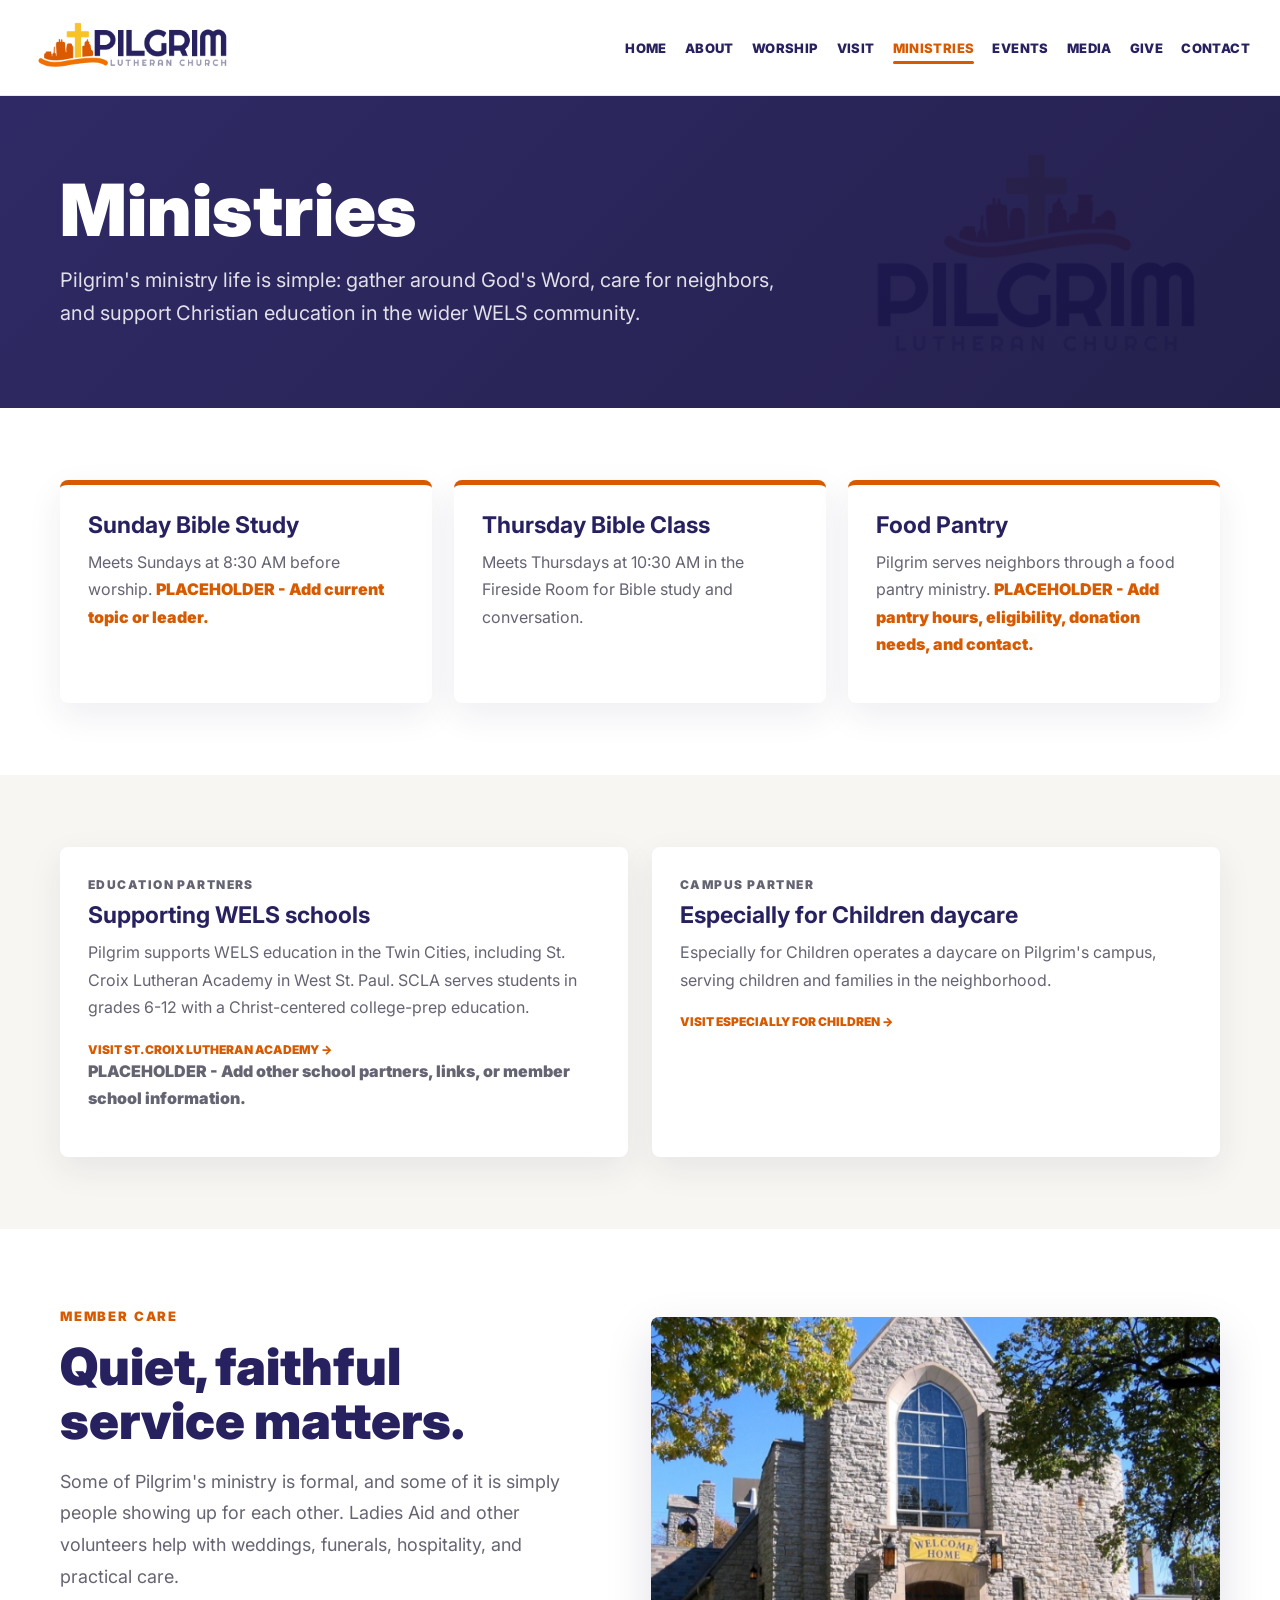
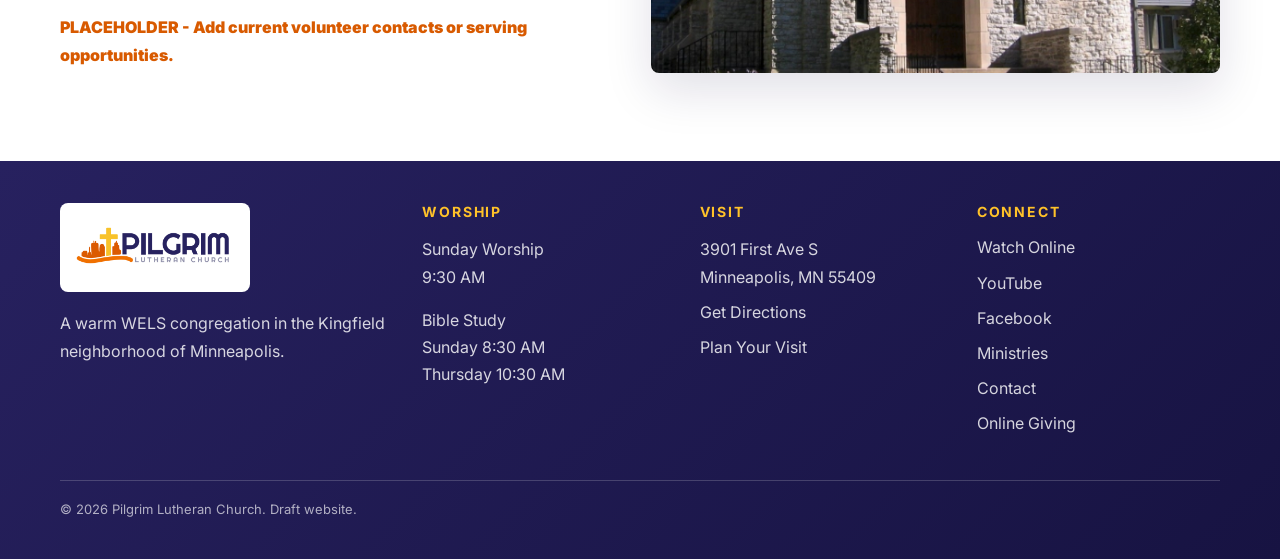
<file: ministries.html>
<!DOCTYPE html>
<html lang="en">
<head>
  <meta charset="UTF-8" />
  <meta name="viewport" content="width=device-width, initial-scale=1.0" />
  <title>Ministries | Pilgrim Lutheran Church</title>
  <link rel="preconnect" href="https://fonts.googleapis.com">
  <link rel="preconnect" href="https://fonts.gstatic.com" crossorigin>
  <link href="https://fonts.googleapis.com/css2?family=Inter:wght@400;500;700;800;900&amp;display=swap" rel="stylesheet">
  <link rel="stylesheet" href="styles.css" />
</head>
<body>
<header class="site-header">
  <div class="header-inner">
    <a class="logo" href="index.html" aria-label="Pilgrim Lutheran Church home"><img src="assets/pilgrim-logo-horizontal.png" alt="Pilgrim Lutheran Church"></a>
    <button class="mobile-toggle" aria-expanded="false" aria-label="Open menu"><span></span><span></span><span></span></button>
    <nav class="main-nav">
      <a href="index.html">Home</a>
      <a href="about.html">About</a>
      <a href="worship.html">Worship</a>
      <a href="visit.html">Visit</a>
      <a class="active" href="ministries.html">Ministries</a>
      <a href="events.html">Events</a>
      <a href="media.html">Media</a>
      <a href="give.html">Give</a>
      <a href="contact.html">Contact</a>
    </nav>
  </div>
</header>
<main>
  <section class="page-hero"><div class="container"><h1>Ministries</h1><p>Pilgrim's ministry life is simple: gather around God's Word, care for neighbors, and support Christian education in the wider WELS community.</p></div></section>
  <section class="content-section">
    <div class="container info-grid">
      <article class="info-card"><h3>Sunday Bible Study</h3><p>Meets Sundays at 8:30 AM before worship. <span class="placeholder">PLACEHOLDER - Add current topic or leader.</span></p></article>
      <article class="info-card"><h3>Thursday Bible Class</h3><p>Meets Thursdays at 10:30 AM in the Fireside Room for Bible study and conversation.</p></article>
      <article class="info-card"><h3>Food Pantry</h3><p>Pilgrim serves neighbors through a food pantry ministry. <span class="placeholder">PLACEHOLDER - Add pantry hours, eligibility, donation needs, and contact.</span></p></article>
    </div>
  </section>
  <section class="content-section alt">
    <div class="container two-grid">
      <article class="card">
        <p class="date">Education Partners</p>
        <h3>Supporting WELS schools</h3>
        <p>Pilgrim supports WELS education in the Twin Cities, including St. Croix Lutheran Academy in West St. Paul. SCLA serves students in grades 6-12 with a Christ-centered college-prep education.</p>
        <a href="https://www.stcroixlutheran.org/" target="_blank" rel="noopener noreferrer">Visit St. Croix Lutheran Academy &rarr;</a>
        <p class="placeholder">PLACEHOLDER - Add other school partners, links, or member school information.</p>
      </article>
      <article class="card">
        <p class="date">Campus Partner</p>
        <h3>Especially for Children daycare</h3>
        <p>Especially for Children operates a daycare on Pilgrim's campus, serving children and families in the neighborhood.</p>
        <a href="https://especiallyforchildren.com/" target="_blank" rel="noopener noreferrer">Visit Especially for Children &rarr;</a>
      </article>
    </div>
  </section>
  <section class="container split">
    <div>
      <p class="eyebrow">Member Care</p>
      <h2 class="section-title">Quiet, faithful service matters.</h2>
      <p class="lead">Some of Pilgrim's ministry is formal, and some of it is simply people showing up for each other. Ladies Aid and other volunteers help with weddings, funerals, hospitality, and practical care.</p>
      <p class="placeholder">PLACEHOLDER - Add current volunteer contacts or serving opportunities.</p>
    </div>
    <div class="photo-card"><img src="assets/pilgrim-church.jpg" alt="Pilgrim Lutheran Church"></div>
  </section>
</main>
<footer class="site-footer">
  <div class="container">
    <div class="footer-grid">
      <div><img class="footer-logo" src="assets/pilgrim-logo-horizontal.png" alt="Pilgrim Lutheran Church"><p>A warm WELS congregation in the Kingfield neighborhood of Minneapolis.</p></div>
      <div><h3>Worship</h3><p>Sunday Worship<br>9:30 AM</p><p>Bible Study<br>Sunday 8:30 AM<br>Thursday 10:30 AM</p></div>
      <div><h3>Visit</h3><p>3901 First Ave S<br>Minneapolis, MN 55409</p><a href="https://www.google.com/maps/dir/?api=1&amp;destination=3901%20First%20Ave%20S%2C%20Minneapolis%2C%20MN%2055409" target="_blank" rel="noopener noreferrer">Get Directions</a><a href="visit.html">Plan Your Visit</a></div>
      <div><h3>Connect</h3><a href="media.html">Watch Online</a><a href="https://www.youtube.com/@pilgrimminneapolis7639" target="_blank" rel="noopener noreferrer">YouTube</a><a href="https://www.facebook.com/pilgrimminneapolis/" target="_blank" rel="noopener noreferrer">Facebook</a><a href="ministries.html">Ministries</a><a href="contact.html">Contact</a><a href="give.html">Online Giving</a></div>
    </div>
    <div class="footer-bottom">&copy; 2026 Pilgrim Lutheran Church. Draft website.</div>
  </div>
</footer>
<script src="script.js"></script>
</body>
</html>
</file>
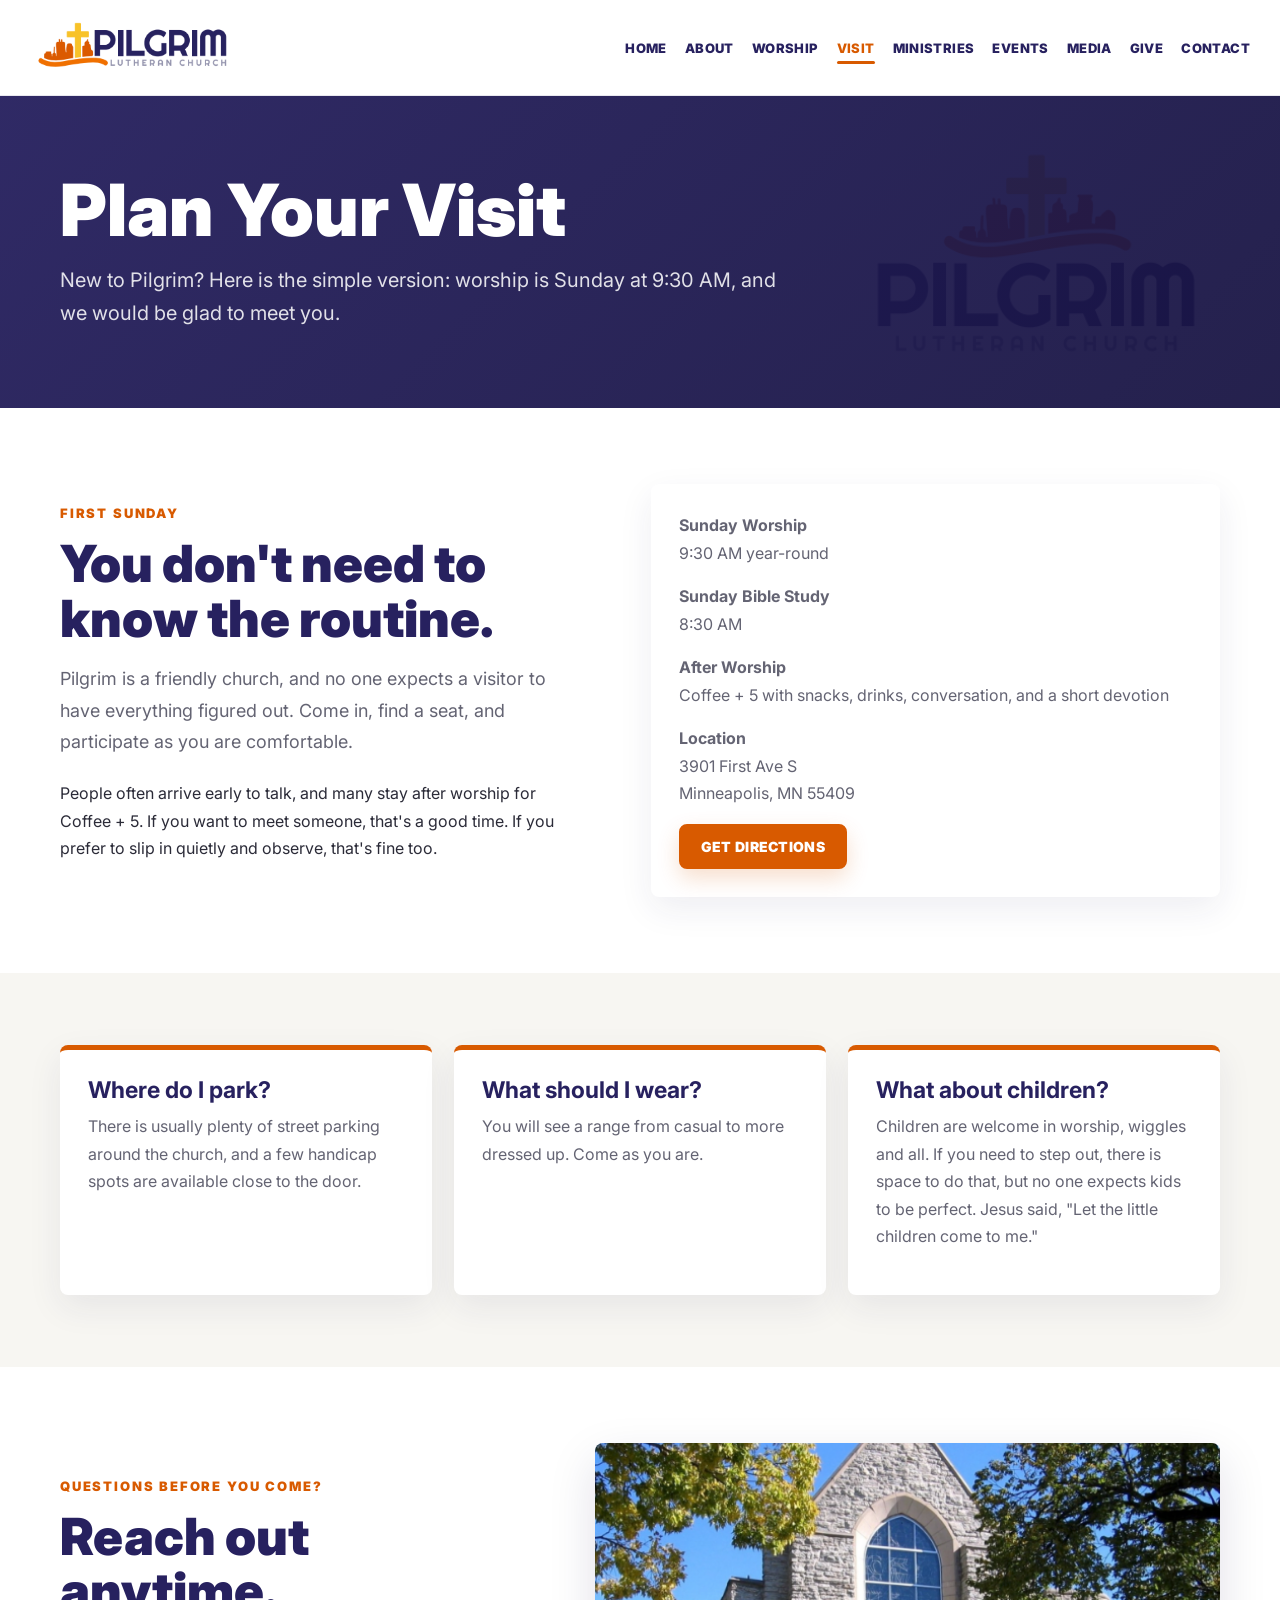
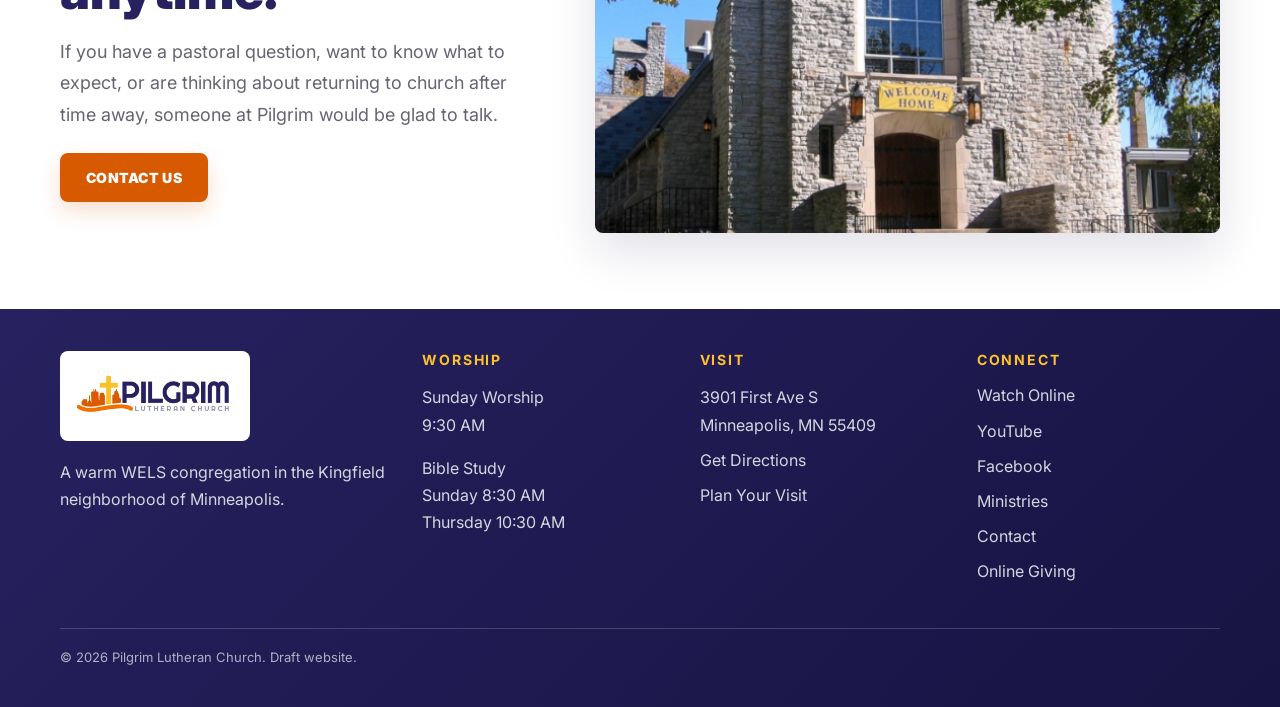
<file: visit.html>
<!DOCTYPE html>
<html lang="en">
<head>
  <meta charset="UTF-8" />
  <meta name="viewport" content="width=device-width, initial-scale=1.0" />
  <title>Plan Your Visit | Pilgrim Lutheran Church</title>
  <link rel="preconnect" href="https://fonts.googleapis.com">
  <link rel="preconnect" href="https://fonts.gstatic.com" crossorigin>
  <link href="https://fonts.googleapis.com/css2?family=Inter:wght@400;500;700;800;900&amp;display=swap" rel="stylesheet">
  <link rel="stylesheet" href="styles.css" />
</head>
<body>
<header class="site-header">
  <div class="header-inner">
    <a class="logo" href="index.html" aria-label="Pilgrim Lutheran Church home"><img src="assets/pilgrim-logo-horizontal.png" alt="Pilgrim Lutheran Church"></a>
    <button class="mobile-toggle" aria-expanded="false" aria-label="Open menu"><span></span><span></span><span></span></button>
    <nav class="main-nav">
      <a href="index.html">Home</a>
      <a href="about.html">About</a>
      <a href="worship.html">Worship</a>
      <a class="active" href="visit.html">Visit</a>
      <a href="ministries.html">Ministries</a>
      <a href="events.html">Events</a>
      <a href="media.html">Media</a>
      <a href="give.html">Give</a>
      <a href="contact.html">Contact</a>
    </nav>
  </div>
</header>
<main>
  <section class="page-hero"><div class="container"><h1>Plan Your Visit</h1><p>New to Pilgrim? Here is the simple version: worship is Sunday at 9:30 AM, and we would be glad to meet you.</p></div></section>
  <section class="container split">
    <div>
      <p class="eyebrow">First Sunday</p>
      <h2 class="section-title">You don't need to know the routine.</h2>
      <p class="lead">Pilgrim is a friendly church, and no one expects a visitor to have everything figured out. Come in, find a seat, and participate as you are comfortable.</p>
      <p>People often arrive early to talk, and many stay after worship for Coffee + 5. If you want to meet someone, that's a good time. If you prefer to slip in quietly and observe, that's fine too.</p>
    </div>
    <div class="contact-panel">
      <p><strong>Sunday Worship</strong><br>9:30 AM year-round</p>
      <p><strong>Sunday Bible Study</strong><br>8:30 AM</p>
      <p><strong>After Worship</strong><br>Coffee + 5 with snacks, drinks, conversation, and a short devotion</p>
      <p><strong>Location</strong><br>3901 First Ave S<br>Minneapolis, MN 55409</p>
      <a class="btn small" href="https://www.google.com/maps/dir/?api=1&amp;destination=3901%20First%20Ave%20S%2C%20Minneapolis%2C%20MN%2055409" target="_blank" rel="noopener noreferrer">Get Directions</a>
    </div>
  </section>
  <section class="content-section alt">
    <div class="container info-grid">
      <article class="info-card"><h3>Where do I park?</h3><p>There is usually plenty of street parking around the church, and a few handicap spots are available close to the door.</p></article>
      <article class="info-card"><h3>What should I wear?</h3><p>You will see a range from casual to more dressed up. Come as you are.</p></article>
      <article class="info-card"><h3>What about children?</h3><p>Children are welcome in worship, wiggles and all. If you need to step out, there is space to do that, but no one expects kids to be perfect. Jesus said, "Let the little children come to me."</p></article>
    </div>
  </section>
  <section class="container split reverse">
    <div>
      <p class="eyebrow">Questions Before You Come?</p>
      <h2 class="section-title">Reach out anytime.</h2>
      <p class="lead">If you have a pastoral question, want to know what to expect, or are thinking about returning to church after time away, someone at Pilgrim would be glad to talk.</p>
      <a class="btn" href="contact.html">Contact Us</a>
    </div>
    <div class="photo-card"><img src="assets/pilgrim-church.jpg" alt="Pilgrim Lutheran Church building"></div>
  </section>
</main>
<footer class="site-footer">
  <div class="container">
    <div class="footer-grid">
      <div><img class="footer-logo" src="assets/pilgrim-logo-horizontal.png" alt="Pilgrim Lutheran Church"><p>A warm WELS congregation in the Kingfield neighborhood of Minneapolis.</p></div>
      <div><h3>Worship</h3><p>Sunday Worship<br>9:30 AM</p><p>Bible Study<br>Sunday 8:30 AM<br>Thursday 10:30 AM</p></div>
      <div><h3>Visit</h3><p>3901 First Ave S<br>Minneapolis, MN 55409</p><a href="https://www.google.com/maps/dir/?api=1&amp;destination=3901%20First%20Ave%20S%2C%20Minneapolis%2C%20MN%2055409" target="_blank" rel="noopener noreferrer">Get Directions</a><a href="visit.html">Plan Your Visit</a></div>
      <div><h3>Connect</h3><a href="media.html">Watch Online</a><a href="https://www.youtube.com/@pilgrimminneapolis7639" target="_blank" rel="noopener noreferrer">YouTube</a><a href="https://www.facebook.com/pilgrimminneapolis/" target="_blank" rel="noopener noreferrer">Facebook</a><a href="ministries.html">Ministries</a><a href="contact.html">Contact</a><a href="give.html">Online Giving</a></div>
    </div>
    <div class="footer-bottom">&copy; 2026 Pilgrim Lutheran Church. Draft website.</div>
  </div>
</footer>
<script src="script.js"></script>
</body>
</html>
</file>
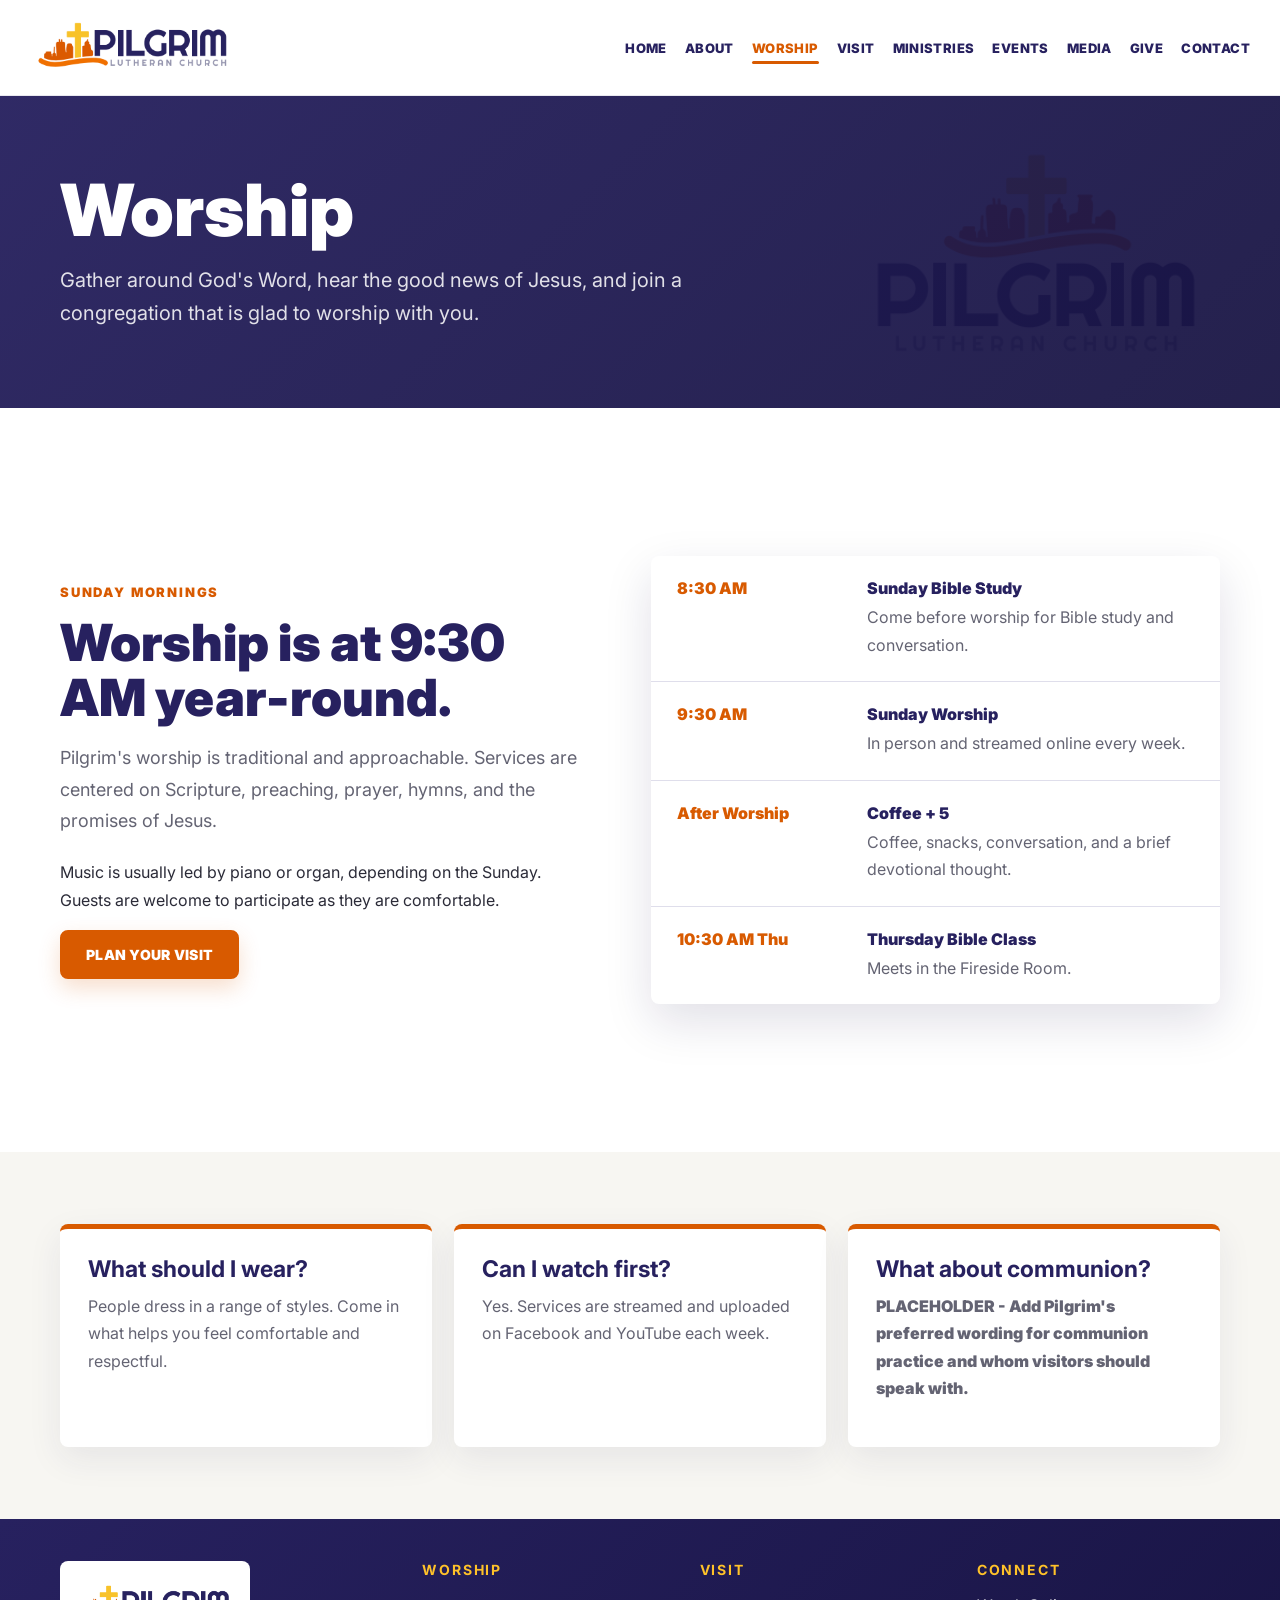
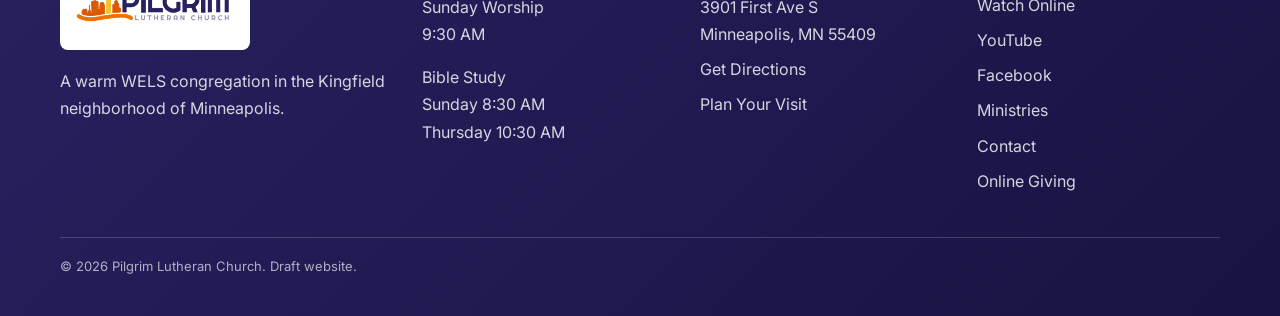
<file: worship.html>
<!DOCTYPE html>
<html lang="en">
<head>
  <meta charset="UTF-8" />
  <meta name="viewport" content="width=device-width, initial-scale=1.0" />
  <title>Worship | Pilgrim Lutheran Church</title>
  <link rel="preconnect" href="https://fonts.googleapis.com">
  <link rel="preconnect" href="https://fonts.gstatic.com" crossorigin>
  <link href="https://fonts.googleapis.com/css2?family=Inter:wght@400;500;700;800;900&amp;display=swap" rel="stylesheet">
  <link rel="stylesheet" href="styles.css" />
</head>
<body>
<header class="site-header">
  <div class="header-inner">
    <a class="logo" href="index.html" aria-label="Pilgrim Lutheran Church home"><img src="assets/pilgrim-logo-horizontal.png" alt="Pilgrim Lutheran Church"></a>
    <button class="mobile-toggle" aria-expanded="false" aria-label="Open menu"><span></span><span></span><span></span></button>
    <nav class="main-nav">
      <a href="index.html">Home</a>
      <a href="about.html">About</a>
      <a class="active" href="worship.html">Worship</a>
      <a href="visit.html">Visit</a>
      <a href="ministries.html">Ministries</a>
      <a href="events.html">Events</a>
      <a href="media.html">Media</a>
      <a href="give.html">Give</a>
      <a href="contact.html">Contact</a>
    </nav>
  </div>
</header>
<main>
  <section class="page-hero"><div class="container"><h1>Worship</h1><p>Gather around God's Word, hear the good news of Jesus, and join a congregation that is glad to worship with you.</p></div></section>
  <section class="content-section">
    <div class="container split">
      <div>
        <p class="eyebrow">Sunday Mornings</p>
        <h2 class="section-title">Worship is at 9:30 AM year-round.</h2>
        <p class="lead">Pilgrim's worship is traditional and approachable. Services are centered on Scripture, preaching, prayer, hymns, and the promises of Jesus.</p>
        <p>Music is usually led by piano or organ, depending on the Sunday. Guests are welcome to participate as they are comfortable.</p>
        <a class="btn" href="visit.html">Plan Your Visit</a>
      </div>
      <div class="schedule">
        <div class="schedule-row"><div class="schedule-time">8:30 AM</div><div><div class="schedule-title">Sunday Bible Study</div><p>Come before worship for Bible study and conversation.</p></div></div>
        <div class="schedule-row"><div class="schedule-time">9:30 AM</div><div><div class="schedule-title">Sunday Worship</div><p>In person and streamed online every week.</p></div></div>
        <div class="schedule-row"><div class="schedule-time">After Worship</div><div><div class="schedule-title">Coffee + 5</div><p>Coffee, snacks, conversation, and a brief devotional thought.</p></div></div>
        <div class="schedule-row"><div class="schedule-time">10:30 AM Thu</div><div><div class="schedule-title">Thursday Bible Class</div><p>Meets in the Fireside Room.</p></div></div>
      </div>
    </div>
  </section>
  <section class="content-section alt">
    <div class="container info-grid">
      <article class="info-card"><h3>What should I wear?</h3><p>People dress in a range of styles. Come in what helps you feel comfortable and respectful.</p></article>
      <article class="info-card"><h3>Can I watch first?</h3><p>Yes. Services are streamed and uploaded on Facebook and YouTube each week.</p></article>
      <article class="info-card"><h3>What about communion?</h3><p class="placeholder">PLACEHOLDER - Add Pilgrim's preferred wording for communion practice and whom visitors should speak with.</p></article>
    </div>
  </section>
</main>
<footer class="site-footer">
  <div class="container">
    <div class="footer-grid">
      <div><img class="footer-logo" src="assets/pilgrim-logo-horizontal.png" alt="Pilgrim Lutheran Church"><p>A warm WELS congregation in the Kingfield neighborhood of Minneapolis.</p></div>
      <div><h3>Worship</h3><p>Sunday Worship<br>9:30 AM</p><p>Bible Study<br>Sunday 8:30 AM<br>Thursday 10:30 AM</p></div>
      <div><h3>Visit</h3><p>3901 First Ave S<br>Minneapolis, MN 55409</p><a href="https://www.google.com/maps/dir/?api=1&amp;destination=3901%20First%20Ave%20S%2C%20Minneapolis%2C%20MN%2055409" target="_blank" rel="noopener noreferrer">Get Directions</a><a href="visit.html">Plan Your Visit</a></div>
      <div><h3>Connect</h3><a href="media.html">Watch Online</a><a href="https://www.youtube.com/@pilgrimminneapolis7639" target="_blank" rel="noopener noreferrer">YouTube</a><a href="https://www.facebook.com/pilgrimminneapolis/" target="_blank" rel="noopener noreferrer">Facebook</a><a href="ministries.html">Ministries</a><a href="contact.html">Contact</a><a href="give.html">Online Giving</a></div>
    </div>
    <div class="footer-bottom">&copy; 2026 Pilgrim Lutheran Church. Draft website.</div>
  </div>
</footer>
<script src="script.js"></script>
</body>
</html>
</file>
<file: styles.css>
/* Pilgrim Lutheran Church Website */
:root {
  --navy: #27215f;
  --navy-dark: #171342;
  --orange: #d85a00;
  --orange-bright: #f07000;
  --gold: #ffc229;
  --lavender: #9292ac;
  --text: #2b2b38;
  --muted: #646473;
  --soft: #f7f6f2;
  --soft-blue: #f1f2f8;
  --line: #dfdeeb;
  --white: #fff;
  --shadow: 0 18px 48px rgba(23, 19, 66, .13);
}

* { box-sizing: border-box; }
html { scroll-behavior: smooth; }

body {
  margin: 0;
  font-family: Inter, system-ui, -apple-system, BlinkMacSystemFont, "Segoe UI", sans-serif;
  color: var(--text);
  background: white;
}

a { color: inherit; text-decoration: none; }
img { max-width: 100%; display: block; }
p { line-height: 1.72; }

.container {
  width: min(1160px, calc(100% - 40px));
  margin: 0 auto;
}

.site-header {
  background: rgba(255,255,255,.96);
  min-height: 96px;
  display: flex;
  align-items: center;
  border-bottom: 1px solid rgba(39,33,95,.1);
  position: sticky;
  top: 0;
  z-index: 50;
  backdrop-filter: blur(12px);
}

.header-inner {
  width: min(1220px, calc(100% - 42px));
  margin: 0 auto;
  display: flex;
  align-items: center;
  justify-content: space-between;
  gap: 28px;
}

.logo img {
  width: 210px;
  height: auto;
}

.main-nav {
  display: flex;
  align-items: center;
  gap: 18px;
  font-size: 13px;
  font-weight: 850;
  text-transform: uppercase;
  color: var(--navy);
  letter-spacing: .03em;
}

.main-nav a:hover,
.main-nav a.active {
  color: var(--orange);
}

.main-nav a {
  position: relative;
  padding: 10px 0;
}

.main-nav a::after {
  content: "";
  position: absolute;
  left: 0;
  right: 0;
  bottom: 2px;
  height: 3px;
  background: var(--orange);
  border-radius: 999px;
  transform: scaleX(0);
  transform-origin: center;
  transition: transform .18s ease;
}

.main-nav a:hover::after,
.main-nav a.active::after {
  transform: scaleX(1);
}

.btn {
  display: inline-flex;
  align-items: center;
  justify-content: center;
  background: var(--orange);
  color: #fff;
  border: 2px solid var(--orange);
  border-radius: 8px;
  padding: 14px 24px;
  font-size: 14px;
  font-weight: 900;
  text-transform: uppercase;
  letter-spacing: .02em;
  box-shadow: 0 9px 22px rgba(216,90,0,.2);
}

.btn:hover { transform: translateY(-1px); }
.btn.outline { background: #fff; color: var(--orange); box-shadow: none; }
.btn.gold { background: var(--gold); border-color: var(--gold); color: var(--navy); }
.btn.small { padding: 12px 20px; }

.mobile-toggle {
  display: none;
  background: transparent;
  border: 0;
  padding: 8px;
}
.mobile-toggle span {
  width: 30px;
  height: 3px;
  background: var(--navy);
  display: block;
  margin: 6px 0;
}

.hero {
  position: relative;
  min-height: 640px;
  display: flex;
  align-items: center;
  overflow: hidden;
  background:
    linear-gradient(90deg, rgba(255,255,255,.98) 0%, rgba(255,255,255,.92) 43%, rgba(255,255,255,.56) 68%, rgba(255,255,255,.16) 100%),
    url("assets/pilgrim-church.jpg");
  background-size: cover;
  background-position: center right;
}

.hero-content {
  position: relative;
  z-index: 2;
  width: min(1160px, calc(100% - 40px));
  margin: 0 auto;
  padding: 78px 0;
}

.hero h1 {
  color: var(--navy);
  font-family: Inter, system-ui, sans-serif;
  font-size: clamp(44px, 6vw, 78px);
  font-weight: 900;
  line-height: 1.02;
  letter-spacing: 0;
  margin: 0 0 24px;
  max-width: 680px;
}

.hero p:not(.eyebrow) {
  font-size: 19px;
  line-height: 1.75;
  max-width: 560px;
  color: #515163;
  margin: 0 0 32px;
}

.hero-actions { display: flex; flex-wrap: wrap; gap: 16px; }

.quick-info {
  margin-top: 32px;
  display: flex;
  flex-wrap: wrap;
  gap: 14px;
}

.quick-pill {
  background: rgba(255,255,255,.9);
  border: 1px solid rgba(39,33,95,.12);
  border-radius: 8px;
  padding: 13px 16px;
  color: var(--navy);
  box-shadow: 0 8px 24px rgba(23,19,66,.08);
  min-width: 180px;
}

.quick-pill strong {
  display: block;
  font-size: 12px;
  letter-spacing: .09em;
  text-transform: uppercase;
}

.quick-pill span {
  display: block;
  margin-top: 4px;
  color: var(--orange);
  font-weight: 900;
}

.feature-strip {
  background: linear-gradient(135deg, var(--navy), var(--navy-dark));
  color: white;
}

.feature-grid {
  display: grid;
  grid-template-columns: repeat(4, 1fr);
}

.feature {
  padding: 42px 34px;
  border-right: 1px solid rgba(255,255,255,.2);
}
.feature:last-child { border-right: 0; }
.feature span {
  color: var(--gold);
  font-family: Inter, system-ui, sans-serif;
  font-size: 28px;
  font-weight: 900;
}
.feature h2 {
  margin: 12px 0 10px;
  font-size: 17px;
  letter-spacing: .08em;
  text-transform: uppercase;
}
.feature p {
  margin: 0;
  line-height: 1.6;
  color: rgba(255,255,255,.86);
}

.split {
  display: grid;
  grid-template-columns: 1fr 1.08fr;
  gap: 64px;
  align-items: center;
  padding: 76px 0;
}

.split.reverse {
  grid-template-columns: .86fr 1.14fr;
}

.eyebrow {
  color: var(--orange);
  font-weight: 900;
  text-transform: uppercase;
  letter-spacing: .14em;
  font-size: 13px;
  margin: 0 0 12px;
}

h2.page-title,
.section-title {
  color: var(--navy);
  font-family: Inter, system-ui, sans-serif;
  font-size: clamp(34px, 4vw, 52px);
  font-weight: 900;
  line-height: 1.06;
  letter-spacing: 0;
  margin: 0 0 18px;
}

.lead {
  color: var(--muted);
  font-size: 18px;
  line-height: 1.76;
  margin: 0 0 22px;
}

.photo-card img {
  border-radius: 8px;
  box-shadow: var(--shadow);
  width: 100%;
  aspect-ratio: 16 / 10;
  object-fit: cover;
}

.content-section {
  padding: 72px 0;
}
.content-section.alt {
  background: var(--soft);
}

.section-heading {
  display: grid;
  grid-template-columns: 1fr auto 1fr;
  align-items: center;
  gap: 28px;
  margin-bottom: 30px;
}
.section-heading span {
  height: 1px;
  background: var(--line);
}
.section-heading h2 {
  margin: 0;
  color: var(--lavender);
  font-size: 13px;
  text-transform: uppercase;
  letter-spacing: .16em;
}

.card-grid,
.info-grid {
  display: grid;
  grid-template-columns: repeat(3, 1fr);
  gap: 22px;
}

.two-grid {
  display: grid;
  grid-template-columns: repeat(2, 1fr);
  gap: 24px;
}

.giving-grid {
  align-items: stretch;
}

.card,
.info-card,
.contact-panel {
  background: #fff;
  border-radius: 8px;
  padding: 28px;
  box-shadow: 0 12px 34px rgba(39,33,95,.08);
}

.giving-card {
  display: flex;
  flex-direction: column;
  min-height: 100%;
}

.giving-card .section-title {
  font-size: clamp(30px, 3vw, 42px);
}

.panel-actions {
  margin-top: auto;
  padding-top: 18px;
}

.info-card {
  border-top: 5px solid var(--orange);
}

.card h3,
.info-card h3 {
  color: var(--navy);
  font-size: 23px;
  line-height: 1.12;
  margin: 0 0 10px;
}

.card p,
.info-card p,
.contact-panel p {
  color: var(--muted);
  margin-top: 0;
}

.date {
  color: var(--orange);
  font-size: 12px;
  letter-spacing: .12em;
  text-transform: uppercase;
  font-weight: 900;
  margin: 0 0 8px;
}

.card a,
.info-card a {
  color: var(--orange);
  font-weight: 900;
  text-transform: uppercase;
  font-size: 12px;
}

.contact-panel a:not(.btn) {
  color: var(--orange);
  font-weight: 800;
}

.page-hero {
  background:
    linear-gradient(135deg, rgba(39,33,95,.96), rgba(23,19,66,.94)),
    url("assets/pilgrim-logo-reference.png");
  background-size: cover, 360px auto;
  background-repeat: no-repeat;
  background-position: center, right 7% center;
  color: white;
  padding: 78px 0;
  position: relative;
  overflow: hidden;
}
.page-hero h1 {
  font-family: Inter, system-ui, sans-serif;
  font-size: clamp(42px, 6vw, 72px);
  font-weight: 900;
  line-height: 1;
  letter-spacing: 0;
  margin: 0 0 18px;
}
.page-hero p {
  color: rgba(255,255,255,.86);
  font-size: 20px;
  line-height: 1.65;
  max-width: 720px;
  margin: 0;
}

.schedule {
  background: white;
  border-radius: 8px;
  box-shadow: var(--shadow);
  overflow: hidden;
}
.schedule-row {
  display: grid;
  grid-template-columns: 190px 1fr;
  padding: 22px 26px;
  border-bottom: 1px solid var(--line);
}
.schedule-row:last-child { border-bottom: 0; }
.schedule-time {
  color: var(--orange);
  font-weight: 900;
}
.schedule-title {
  color: var(--navy);
  font-weight: 900;
}
.schedule-row p {
  color: var(--muted);
  margin: 6px 0 0;
}

.notice {
  background: var(--soft-blue);
  border-left: 5px solid var(--gold);
  border-radius: 8px;
  padding: 24px;
  color: var(--navy);
}

.placeholder {
  color: var(--orange);
  font-weight: 900;
}

.site-footer {
  background: linear-gradient(135deg, var(--navy), var(--navy-dark));
  color: white;
  padding: 42px 0;
}
.footer-grid {
  display: grid;
  grid-template-columns: 1.35fr 1fr 1fr 1fr;
  gap: 34px;
}
.footer-logo {
  width: 190px;
  background: white;
  border-radius: 8px;
  padding: 10px;
  margin-bottom: 18px;
}
.footer-grid h3 {
  color: var(--gold);
  font-size: 14px;
  letter-spacing: .13em;
  text-transform: uppercase;
  margin: 0 0 14px;
}
.footer-grid p,
.footer-grid a {
  color: rgba(255,255,255,.82);
  line-height: 1.7;
  display: block;
  margin-bottom: 8px;
}
.footer-bottom {
  border-top: 1px solid rgba(255,255,255,.18);
  margin-top: 34px;
  padding-top: 20px;
  color: rgba(255,255,255,.65);
  font-size: 13px;
}

@media (max-width: 1120px) {
  .mobile-toggle { display: block; }
  .main-nav {
    position: absolute;
    left: 0;
    right: 0;
    top: 96px;
    background: white;
    flex-direction: column;
    align-items: stretch;
    padding: 26px 30px;
    box-shadow: var(--shadow);
    transform: translateY(-150%);
    opacity: 0;
    pointer-events: none;
    transition: .2s ease;
  }
  .main-nav.open {
    transform: translateY(0);
    opacity: 1;
    pointer-events: auto;
  }
  .feature-grid,
  .card-grid,
  .info-grid,
  .footer-grid,
  .split,
  .split.reverse,
  .two-grid {
    grid-template-columns: 1fr;
  }
  .feature {
    border-right: 0;
    border-bottom: 1px solid rgba(255,255,255,.2);
  }
  .feature:last-child { border-bottom: 0; }
}

@media (max-width: 640px) {
  .site-header { min-height: 86px; }
  .logo img { width: 172px; }
  .main-nav { top: 86px; }
  .hero {
    min-height: 620px;
    background:
      linear-gradient(90deg, rgba(255,255,255,.98) 0%, rgba(255,255,255,.9) 100%),
      url("assets/pilgrim-church.jpg");
    background-size: cover;
    background-position: center;
  }
  .hero-actions { flex-direction: column; align-items: flex-start; }
  .quick-pill { width: 100%; }
  .section-heading { display: block; text-align: center; }
  .section-heading span { display: none; }
  .schedule-row { grid-template-columns: 1fr; gap: 8px; }
}
</file>
